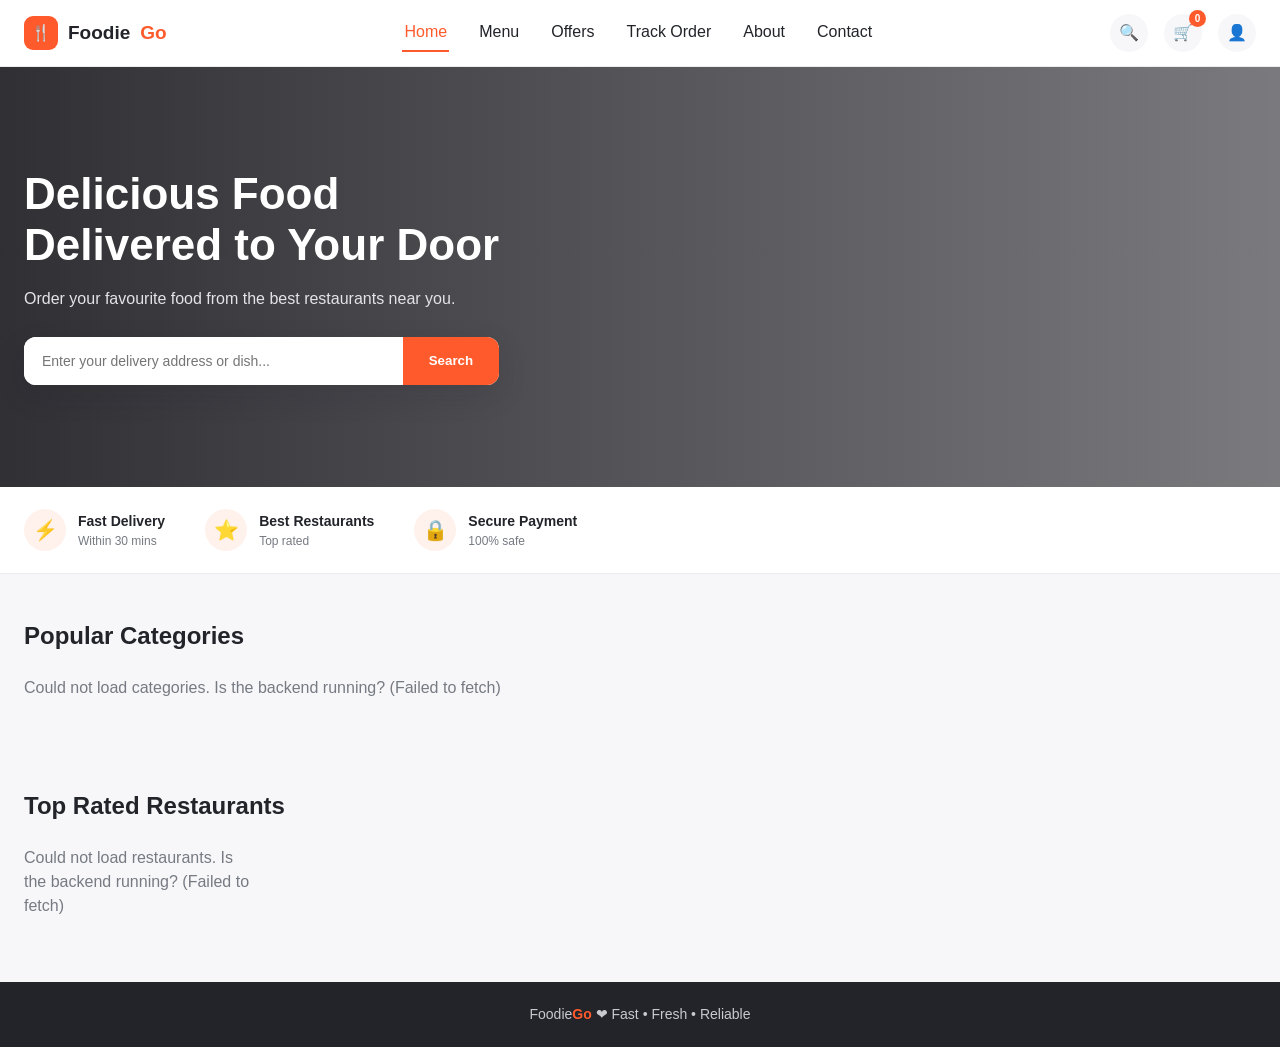
<file: frontend/index.html>
<!DOCTYPE html>
<html lang="en">
<head>
<meta charset="UTF-8">
<meta name="viewport" content="width=device-width, initial-scale=1.0">
<title>FoodieGo | Online Food Delivery</title>
<link rel="stylesheet" href="css/style.css">
</head>
<body>

<nav class="navbar">
  <a href="index.html" class="brand"><span class="logo-icon">🍴</span>Foodie<span class="go">Go</span></a>
  <div class="nav-links">
    <a href="index.html" class="active">Home</a>
    <a href="menu.html">Menu</a>
    <a href="offers.html">Offers</a>
    <a href="track-order.html">Track Order</a>
    <a href="about.html">About</a>
    <a href="contact.html">Contact</a>
  </div>
  <div class="nav-actions">
    <a href="menu.html" class="icon-btn" title="Search">🔍</a>
    <a href="cart.html" class="icon-btn" title="Cart">🛒<span class="cart-badge">0</span></a>
    <a href="login.html" id="nav-account-link" class="icon-btn" title="Account">👤</a>
  </div>
</nav>

<section class="hero">
  <div class="hero-content">
    <h1>Delicious Food<br>Delivered to Your Door</h1>
    <p>Order your favourite food from the best restaurants near you.</p>
    <form class="hero-search" onsubmit="event.preventDefault(); window.location.href='menu.html?search='+encodeURIComponent(document.getElementById('heroSearch').value);">
      <input id="heroSearch" type="text" placeholder="Enter your delivery address or dish...">
      <button type="submit">Search</button>
    </form>
  </div>
</section>

<div class="perks-strip">
  <div class="perks container">
    <div class="perk"><div class="ic">⚡</div><div><h4>Fast Delivery</h4><p>Within 30 mins</p></div></div>
    <div class="perk"><div class="ic">⭐</div><div><h4>Best Restaurants</h4><p>Top rated</p></div></div>
    <div class="perk"><div class="ic">🔒</div><div><h4>Secure Payment</h4><p>100% safe</p></div></div>
  </div>
</div>

<section class="section container">
  <h2>Popular Categories</h2>
  <div class="cats-row" id="catsRow"></div>
</section>

<section class="section container">
  <h2>Top Rated Restaurants</h2>
  <div class="cards-grid" id="homeRestaurants"></div>
</section>

<footer>
  <p>Foodie<span>Go</span> ❤ Fast &bull; Fresh &bull; Reliable</p>
</footer>

<script src="js/api.js"></script>
<script src="js/common.js"></script>
<script>
const catIcons = {Pizza:"🍕",Burgers:"🍔",Indian:"🍛",Chinese:"🥡",Healthy:"🥗",Desserts:"🍰",Beverages:"🥤"};

async function loadCategories() {
  const row = document.getElementById("catsRow");
  try {
    const cats = await Api.getCategories();
    row.innerHTML = cats.map(c => `
      <a class="cat-pill" href="menu.html?category=${encodeURIComponent(c.name)}">
        <div class="circle">${c.icon || catIcons[c.name] || "🍽"}</div>
        <span>${c.name}</span>
      </a>`).join("");
  } catch (e) {
    row.innerHTML = `<p style="color:var(--muted)">Could not load categories. Is the backend running? (${e.message})</p>`;
  }
}

async function loadRestaurants() {
  const grid = document.getElementById("homeRestaurants");
  try {
    const rests = await Api.getRestaurants();
    grid.innerHTML = rests.slice(0, 8).map(r => `
      <a class="rest-card" href="restaurant.html?id=${r.id}">
        <img src="${r.imageUrl}" alt="${r.name}">
        <div class="body">
          <h3>${r.name}</h3>
          <div class="meta">${r.cuisine}</div>
          <span class="rating-pill">★ ${r.rating} (${r.reviewCount})</span>
          <div class="meta" style="margin-top:6px;">⏱ ${r.deliveryTime}</div>
          ${r.freeDelivery ? '<span class="free-del-badge">Free Delivery</span>' : ''}
        </div>
      </a>`).join("");
  } catch (e) {
    grid.innerHTML = `<p style="color:var(--muted)">Could not load restaurants. Is the backend running? (${e.message})</p>`;
  }
}

loadCategories();
loadRestaurants();
</script>
</body>
</html>
</file>
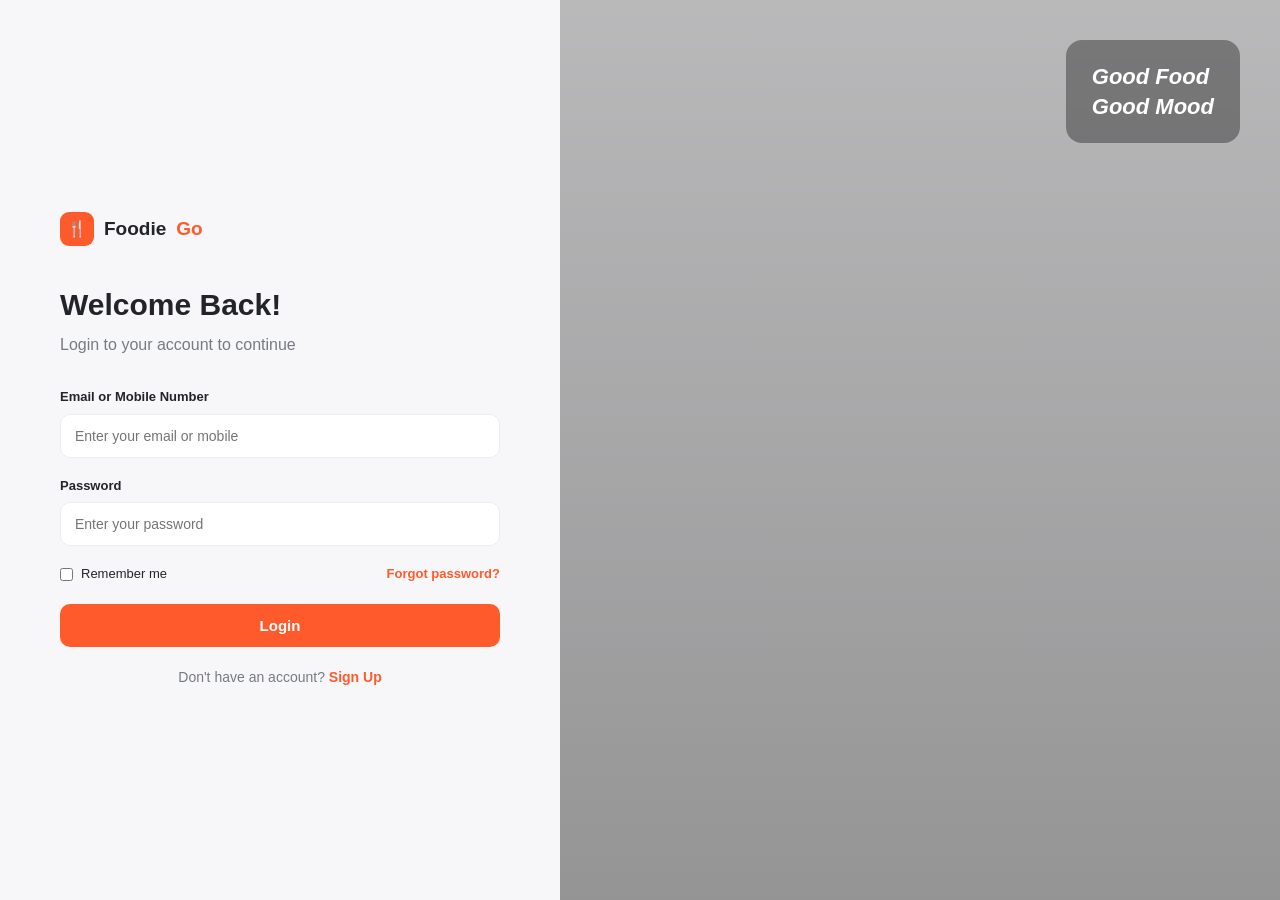
<file: frontend/cart.html>
<!DOCTYPE html>
<html lang="en">
<head>
<meta charset="UTF-8">
<meta name="viewport" content="width=device-width, initial-scale=1.0">
<title>Your Cart | FoodieGo</title>
<link rel="stylesheet" href="css/style.css">
</head>
<body>

<nav class="navbar">
  <a href="index.html" class="brand"><span class="logo-icon">🍴</span>Foodie<span class="go">Go</span></a>
  <div class="nav-links">
    <a href="index.html">Home</a>
    <a href="menu.html">Menu</a>
    <a href="offers.html">Offers</a>
    <a href="track-order.html">Track Order</a>
    <a href="about.html">About</a>
    <a href="contact.html">Contact</a>
  </div>
  <div class="nav-actions">
    <a href="cart.html" class="icon-btn" title="Cart">🛒<span class="cart-badge">0</span></a>
    <a href="login.html" id="nav-account-link" class="icon-btn" title="Account">👤</a>
  </div>
</nav>

<div class="cart-layout" id="cartLayout">
  <div class="cart-items-card">
    <h2 id="cartTitle">Your Cart</h2>
    <div id="cartLines"></div>
    <a href="menu.html" class="continue-link">&larr; Continue Shopping</a>
  </div>

  <div class="summary-card">
    <h3>Order Summary</h3>
    <div class="summary-row"><span>Item Total</span><span id="sumItemTotal">₹0</span></div>
    <div class="summary-row"><span>Delivery Fee</span><span id="sumDelivery">₹30</span></div>
    <div class="summary-row"><span>Platform Fee</span><span id="sumPlatform">₹10</span></div>
    <div class="summary-row total"><span>Total Payable</span><span id="sumTotal">₹0</span></div>
    <button class="btn btn-primary btn-block" style="margin-top:16px;" onclick="window.location.href='checkout.html'">Proceed to Checkout</button>
  </div>
</div>

<footer>
  <p>Foodie<span>Go</span> ❤ Fast &bull; Fresh &bull; Reliable</p>
</footer>

<script src="js/api.js"></script>
<script src="js/common.js"></script>
<script>
if (!requireLogin()) { /* redirected */ }

async function render() {
  try {
    const cart = await Api.getCart();
    const linesEl = document.getElementById("cartLines");
    document.getElementById("cartTitle").textContent = `Your Cart (${cart.reduce((s,c)=>s+c.quantity,0)} items)`;

    if (!cart.length) {
      linesEl.innerHTML = `<div class="empty-state"><div class="big-ic">🛒</div><p>Your cart is empty. Browse the menu to add delicious food!</p></div>`;
    } else {
      linesEl.innerHTML = cart.map(ci => `
        <div class="cart-line" id="line-${ci.id}">
          <img src="${ci.menuItem.imageUrl}" alt="${ci.menuItem.name}">
          <div class="info">
            <h4>${ci.menuItem.name}</h4>
            <div class="price">${formatMoney(ci.menuItem.price)}</div>
          </div>
          <div class="stepper">
            <button onclick="updateQty(${ci.id}, ${ci.quantity - 1})">−</button>
            <span>${ci.quantity}</span>
            <button onclick="updateQty(${ci.id}, ${ci.quantity + 1})">+</button>
          </div>
          <span class="remove" onclick="removeLine(${ci.id})" title="Remove">🗑</span>
        </div>`).join("");
    }

    const itemTotal = cart.reduce((s,c)=>s + c.menuItem.price * c.quantity, 0);
    const delivery = cart.length ? 30 : 0;
    const platform = cart.length ? 10 : 0;
    document.getElementById("sumItemTotal").textContent = formatMoney(itemTotal);
    document.getElementById("sumDelivery").textContent = formatMoney(delivery);
    document.getElementById("sumPlatform").textContent = formatMoney(platform);
    document.getElementById("sumTotal").textContent = formatMoney(itemTotal + delivery + platform);

    refreshNavCartBadge();
  } catch (e) {
    document.getElementById("cartLines").innerHTML = `<p style="color:var(--muted)">${e.message}</p>`;
  }
}

async function updateQty(cartItemId, qty) {
  try {
    if (qty <= 0) { await Api.removeCartItem(cartItemId); }
    else { await Api.updateCartItem(cartItemId, qty); }
    render();
  } catch (e) { showToast(e.message); }
}
async function removeLine(cartItemId) {
  try { await Api.removeCartItem(cartItemId); render(); } catch (e) { showToast(e.message); }
}

render();
</script>
</body>
</html>
</file>
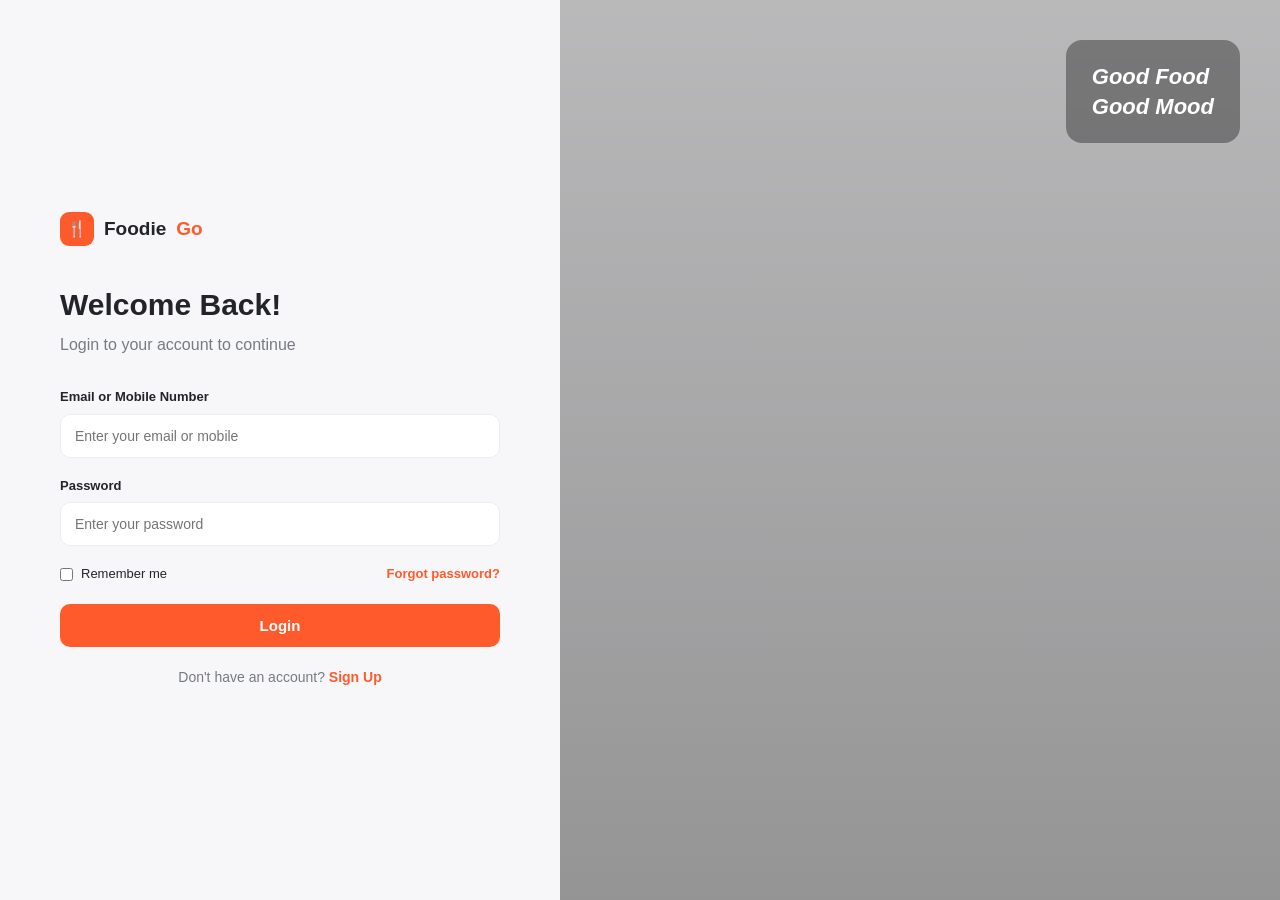
<file: frontend/checkout.html>
<!DOCTYPE html>
<html lang="en">
<head>
<meta charset="UTF-8">
<meta name="viewport" content="width=device-width, initial-scale=1.0">
<title>Checkout | FoodieGo</title>
<link rel="stylesheet" href="css/style.css">
</head>
<body>

<nav class="navbar">
  <a href="index.html" class="brand"><span class="logo-icon">🍴</span>Foodie<span class="go">Go</span></a>
  <div class="nav-links">
    <a href="index.html">Home</a>
    <a href="menu.html">Menu</a>
    <a href="offers.html">Offers</a>
    <a href="track-order.html">Track Order</a>
    <a href="about.html">About</a>
    <a href="contact.html">Contact</a>
  </div>
  <div class="nav-actions">
    <a href="cart.html" class="icon-btn" title="Cart">🛒<span class="cart-badge">0</span></a>
    <a href="login.html" id="nav-account-link" class="icon-btn" title="Account">👤</a>
  </div>
</nav>

<div class="checkout-layout">
  <div>
    <div class="checkout-card">
      <h3>Delivery Address <a href="profile.html#addresses" style="font-size:12.5px;font-weight:600;color:var(--orange);">Change</a></h3>
      <div class="address-box" id="addressBox">Loading address...</div>
    </div>

    <div class="checkout-card">
      <h3>Payment Method</h3>
      <div id="paymentOptions">
        <label class="pay-option"><input type="radio" name="pay" value="UPI" checked> UPI (Google Pay, PhonePe, etc.)</label>
        <label class="pay-option"><input type="radio" name="pay" value="CARD"> Credit / Debit Card</label>
        <label class="pay-option"><input type="radio" name="pay" value="NETBANKING"> Net Banking</label>
        <label class="pay-option"><input type="radio" name="pay" value="COD"> Cash on Delivery</label>
      </div>
    </div>

    <div class="checkout-card">
      <h3>Apply Coupon</h3>
      <div style="display:flex;gap:10px;">
        <input type="text" id="couponInput" placeholder="Enter coupon code" style="flex:1;padding:12px 14px;border:1.5px solid var(--border);border-radius:10px;outline:none;">
        <button class="btn btn-outline" onclick="applyCoupon()">Apply</button>
      </div>
      <p id="couponMsg" style="font-size:12.5px;margin-top:8px;color:var(--green);"></p>
    </div>
  </div>

  <div class="summary-card">
    <h3>Order Summary</h3>
    <div id="summaryItems" style="margin-bottom:12px;"></div>
    <div class="summary-row"><span>Item Total</span><span id="sItemTotal">₹0</span></div>
    <div class="summary-row"><span>Delivery Fee</span><span id="sDelivery">₹30</span></div>
    <div class="summary-row"><span>Platform Fee</span><span id="sPlatform">₹10</span></div>
    <div class="summary-row" id="discountRow" style="display:none;"><span>Discount</span><span id="sDiscount">-₹0</span></div>
    <div class="summary-row total"><span>Total Payable</span><span id="sTotal">₹0</span></div>
    <button class="btn btn-primary btn-block" style="margin-top:16px;" id="placeOrderBtn" onclick="placeOrder()">Place Order</button>
  </div>
</div>

<footer>
  <p>Foodie<span>Go</span> ❤ Fast &bull; Fresh &bull; Reliable</p>
</footer>

<script src="js/api.js"></script>
<script src="js/common.js"></script>
<script>
if (!requireLogin()) { /* redirected */ }
let selectedAddressId = null;
let couponCode = null;

async function loadAddress() {
  const box = document.getElementById("addressBox");
  try {
    const addresses = await Api.getAddresses();
    if (!addresses.length) {
      box.innerHTML = `<div>
        <p>No saved address yet.</p>
        <a href="profile.html#addresses" style="color:var(--orange);font-weight:600;">+ Add a delivery address</a>
      </div>`;
      return;
    }
    const addr = addresses.find(a => a.isDefault) || addresses[0];
    selectedAddressId = addr.id;
    box.innerHTML = `
      <div>
        <div class="addr-title">📍 ${addr.label || "Address"}</div>
        <div>${addr.addressLine}, ${addr.city || ""}, ${addr.state || ""} - ${addr.pincode || ""}</div>
      </div>`;
  } catch (e) {
    box.innerHTML = `<p>${e.message}</p>`;
  }
}

async function loadSummary() {
  try {
    const cart = await Api.getCart();
    if (!cart.length) {
      document.getElementById("summaryItems").innerHTML = `<p style="color:var(--muted);font-size:13px;">Your cart is empty.</p>`;
      document.getElementById("placeOrderBtn").disabled = true;
      document.getElementById("placeOrderBtn").style.opacity = 0.6;
    }
    document.getElementById("summaryItems").innerHTML = cart.map(ci => `
      <div style="display:flex;justify-content:space-between;font-size:13px;margin-bottom:6px;color:var(--muted);">
        <span>${ci.menuItem.name} x${ci.quantity}</span><span>${formatMoney(ci.menuItem.price * ci.quantity)}</span>
      </div>`).join("");

    window._itemTotal = cart.reduce((s,c)=>s + c.menuItem.price * c.quantity, 0);
    recalc();
  } catch (e) { showToast(e.message); }
}

function recalc(discount = 0, freeDel = false) {
  const itemTotal = window._itemTotal || 0;
  const delivery = freeDel ? 0 : 30;
  const platform = 10;
  document.getElementById("sItemTotal").textContent = formatMoney(itemTotal);
  document.getElementById("sDelivery").textContent = formatMoney(delivery);
  document.getElementById("sPlatform").textContent = formatMoney(platform);
  if (discount > 0) {
    document.getElementById("discountRow").style.display = "flex";
    document.getElementById("sDiscount").textContent = "-" + formatMoney(discount);
  }
  document.getElementById("sTotal").textContent = formatMoney(Math.max(itemTotal + delivery + platform - discount, 0));
}

async function applyCoupon() {
  const code = document.getElementById("couponInput").value.trim();
  if (!code) return;
  try {
    const coupons = await Api.getCoupons();
    const c = coupons.find(x => x.code.toLowerCase() === code.toLowerCase());
    if (!c) { document.getElementById("couponMsg").style.color = "var(--red)"; document.getElementById("couponMsg").textContent = "Invalid coupon code."; return; }
    if (window._itemTotal < c.minOrderValue) {
      document.getElementById("couponMsg").style.color = "var(--red)";
      document.getElementById("couponMsg").textContent = `Minimum order ${formatMoney(c.minOrderValue)} required.`;
      return;
    }
    couponCode = c.code;
    let discount = 0, freeDel = false;
    if (c.discountType === "PERCENT") discount = window._itemTotal * (c.discountValue/100);
    else if (c.discountType === "FLAT") discount = c.discountValue;
    else if (c.discountType === "FREE_DELIVERY") freeDel = true;
    recalc(discount, freeDel);
    document.getElementById("couponMsg").style.color = "var(--green)";
    document.getElementById("couponMsg").textContent = `"${c.code}" applied successfully!`;
  } catch (e) { showToast(e.message); }
}

async function placeOrder() {
  const payment = document.querySelector('input[name="pay"]:checked').value;
  const btn = document.getElementById("placeOrderBtn");
  btn.textContent = "Placing order..."; btn.disabled = true;
  try {
    const order = await Api.checkout({ addressId: selectedAddressId, paymentMethod: payment, couponCode });
    window.location.href = `track-order.html?id=${order.id}`;
  } catch (e) {
    showToast(e.message);
    btn.textContent = "Place Order"; btn.disabled = false;
  }
}

loadAddress();
loadSummary();
</script>
</body>
</html>
</file>
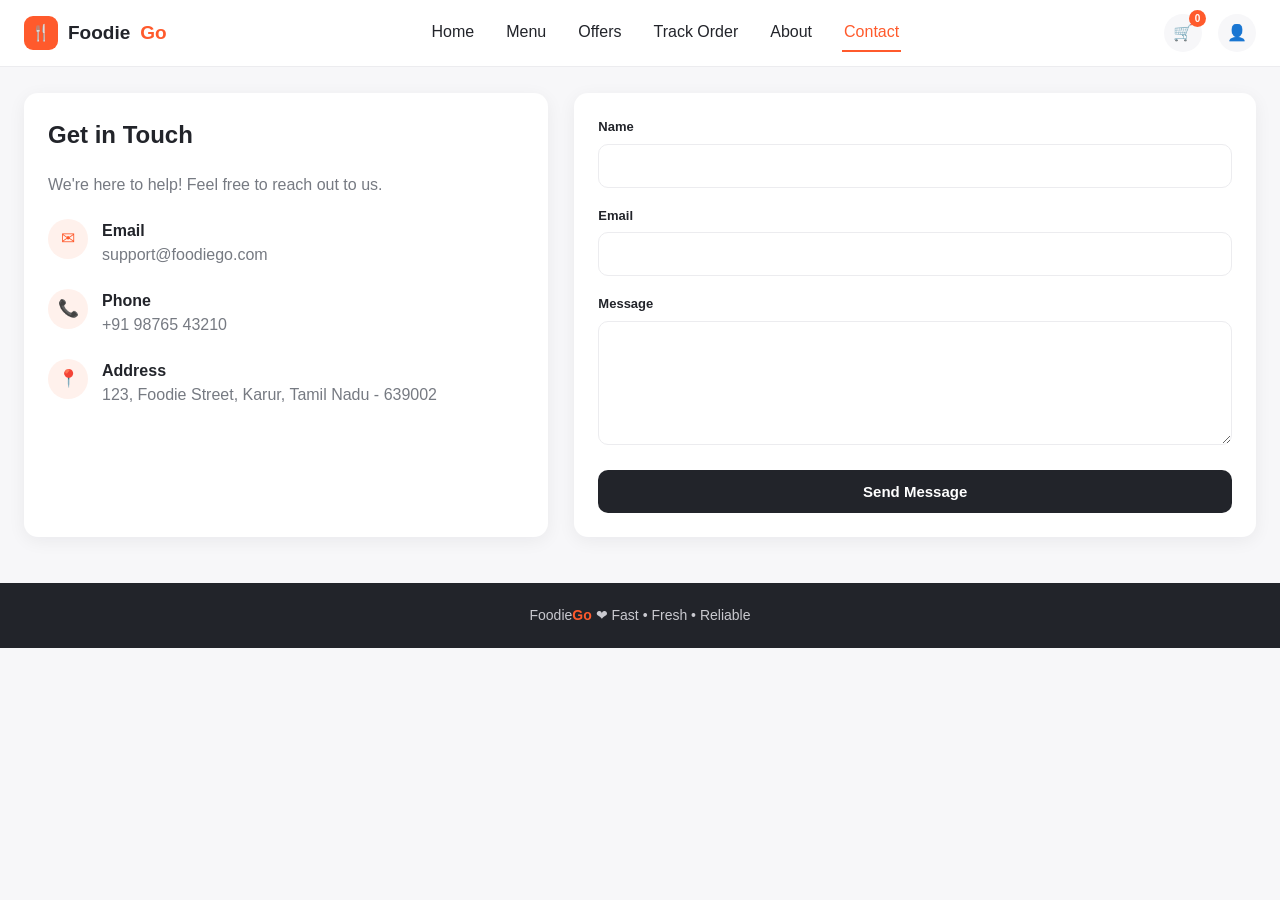
<file: frontend/contact.html>
<!DOCTYPE html>
<html lang="en">
<head>
<meta charset="UTF-8">
<meta name="viewport" content="width=device-width, initial-scale=1.0">
<title>Contact Us | FoodieGo</title>
<link rel="stylesheet" href="css/style.css">
</head>
<body>

<nav class="navbar">
  <a href="index.html" class="brand"><span class="logo-icon">🍴</span>Foodie<span class="go">Go</span></a>
  <div class="nav-links">
    <a href="index.html">Home</a>
    <a href="menu.html">Menu</a>
    <a href="offers.html">Offers</a>
    <a href="track-order.html">Track Order</a>
    <a href="about.html">About</a>
    <a href="contact.html" class="active">Contact</a>
  </div>
  <div class="nav-actions">
    <a href="cart.html" class="icon-btn" title="Cart">🛒<span class="cart-badge">0</span></a>
    <a href="login.html" id="nav-account-link" class="icon-btn" title="Account">👤</a>
  </div>
</nav>

<div class="contact-layout">
  <div class="contact-info-card">
    <h2 style="margin-bottom:20px;">Get in Touch</h2>
    <p style="color:var(--muted);margin-bottom:22px;">We're here to help! Feel free to reach out to us.</p>
    <div class="contact-info-row"><div class="ic">✉</div><div><strong>Email</strong><br><span style="color:var(--muted);">support@foodiego.com</span></div></div>
    <div class="contact-info-row"><div class="ic">📞</div><div><strong>Phone</strong><br><span style="color:var(--muted);">+91 98765 43210</span></div></div>
    <div class="contact-info-row"><div class="ic">📍</div><div><strong>Address</strong><br><span style="color:var(--muted);">123, Foodie Street, Karur, Tamil Nadu - 639002</span></div></div>
  </div>

  <div class="contact-form-card">
    <form id="contactForm">
      <div class="field"><label>Name</label><input type="text" id="cName" required></div>
      <div class="field"><label>Email</label><input type="email" id="cEmail" required></div>
      <div class="field"><label>Message</label><textarea id="cMessage" rows="6" required style="width:100%;padding:13px 14px;border:1.5px solid var(--border);border-radius:10px;outline:none;font-size:14px;"></textarea></div>
      <button type="submit" class="btn btn-dark btn-block">Send Message</button>
    </form>
  </div>
</div>

<footer>
  <p>Foodie<span>Go</span> ❤ Fast &bull; Fresh &bull; Reliable</p>
</footer>

<script src="js/api.js"></script>
<script src="js/common.js"></script>
<script>
document.getElementById("contactForm").addEventListener("submit", async (e) => {
  e.preventDefault();
  const btn = e.target.querySelector("button");
  btn.textContent = "Sending..."; btn.disabled = true;
  try {
    await Api.sendContact({
      name: document.getElementById("cName").value,
      email: document.getElementById("cEmail").value,
      message: document.getElementById("cMessage").value
    });
    showToast("Message sent! We'll get back to you soon.");
    e.target.reset();
  } catch (err) {
    showToast(err.message);
  } finally {
    btn.textContent = "Send Message"; btn.disabled = false;
  }
});
</script>
</body>
</html>
</file>
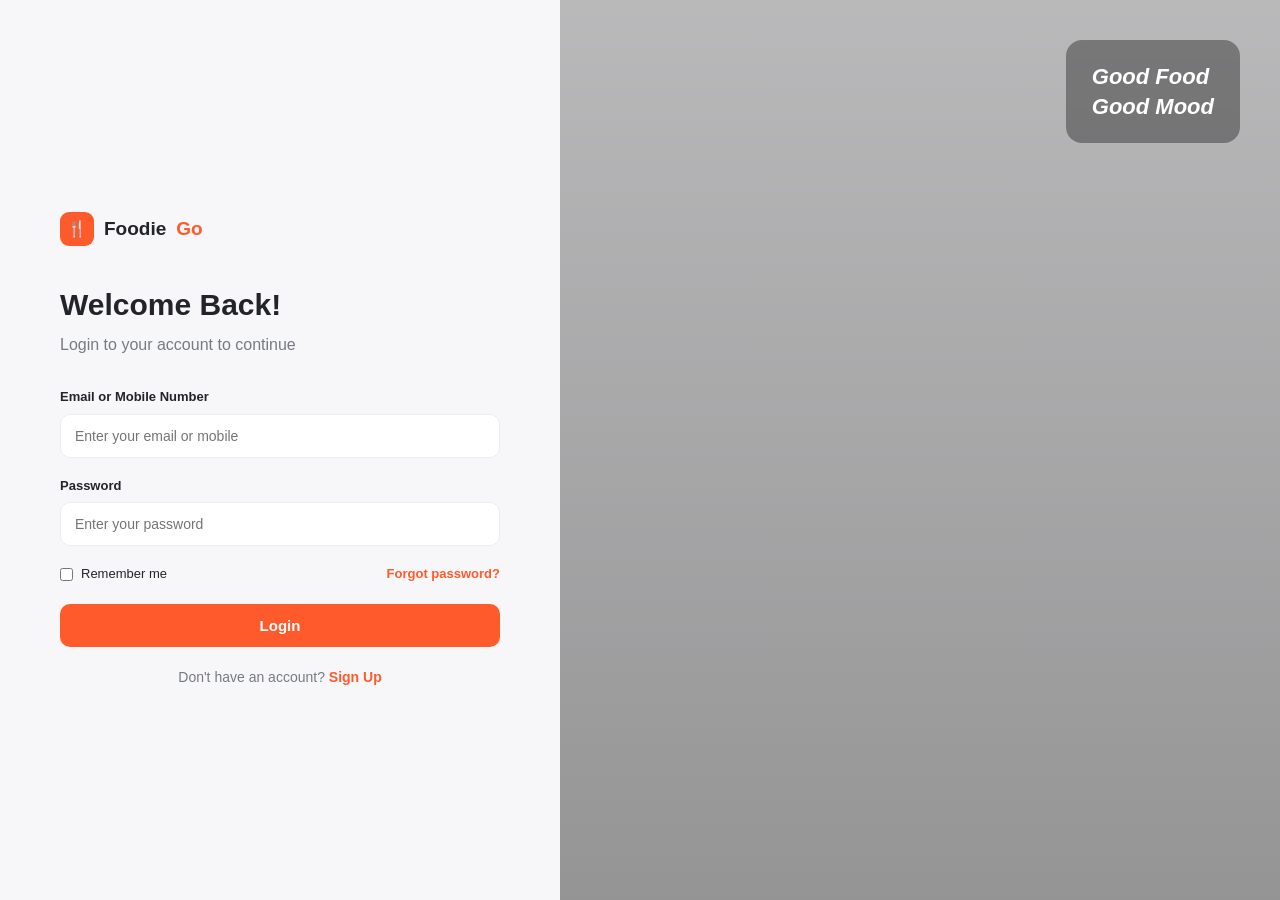
<file: frontend/login.html>
<!DOCTYPE html>
<html lang="en">
<head>
<meta charset="UTF-8">
<meta name="viewport" content="width=device-width, initial-scale=1.0">
<title>Login | FoodieGo</title>
<link rel="stylesheet" href="css/style.css">
</head>
<body>
<div class="auth-wrap">
  <div class="auth-form-side">
    <a href="index.html" class="brand" style="display:flex;align-items:center;gap:10px;font-weight:800;font-size:19px;margin-bottom:36px;">
      <span class="logo-icon" style="width:34px;height:34px;border-radius:9px;background:var(--orange);display:flex;align-items:center;justify-content:center;color:#fff;font-size:16px;">🍴</span>
      Foodie<span class="go" style="color:var(--orange);">Go</span>
    </a>
    <h1>Welcome Back!</h1>
    <p class="sub">Login to your account to continue</p>

    <form id="loginForm">
      <div class="field">
        <label>Email or Mobile Number</label>
        <input type="text" id="emailOrPhone" placeholder="Enter your email or mobile" required>
      </div>
      <div class="field">
        <label>Password</label>
        <input type="password" id="password" placeholder="Enter your password" required>
      </div>
      <div class="field-row">
        <label class="checkbox-row"><input type="checkbox"> Remember me</label>
        <a href="#">Forgot password?</a>
      </div>
      <button type="submit" class="btn btn-primary btn-block">Login</button>
    </form>

    <p class="auth-footer">Don't have an account? <a href="signup.html">Sign Up</a></p>
  </div>

  <div class="auth-image-side" style="background-image:linear-gradient(rgba(0,0,0,.25),rgba(0,0,0,.4)), url('https://images.unsplash.com/photo-1546069901-ba9599a7e63c?w=1000')">
    <div class="quote">Good Food<br>Good Mood</div>
  </div>
</div>

<script src="js/api.js"></script>
<script>
document.getElementById("loginForm").addEventListener("submit", async (e) => {
  e.preventDefault();
  const btn = e.target.querySelector("button");
  btn.textContent = "Logging in..."; btn.disabled = true;
  try {
    const auth = await Api.login({
      emailOrPhone: document.getElementById("emailOrPhone").value,
      password: document.getElementById("password").value
    });
    localStorage.setItem("fg_token", auth.token);
    localStorage.setItem("fg_userId", auth.userId);
    localStorage.setItem("fg_name", auth.fullName);
    localStorage.setItem("fg_email", auth.email);
    window.location.href = "index.html";
  } catch (err) {
    alert(err.message);
    btn.textContent = "Login"; btn.disabled = false;
  }
});
</script>
</body>
</html>
</file>
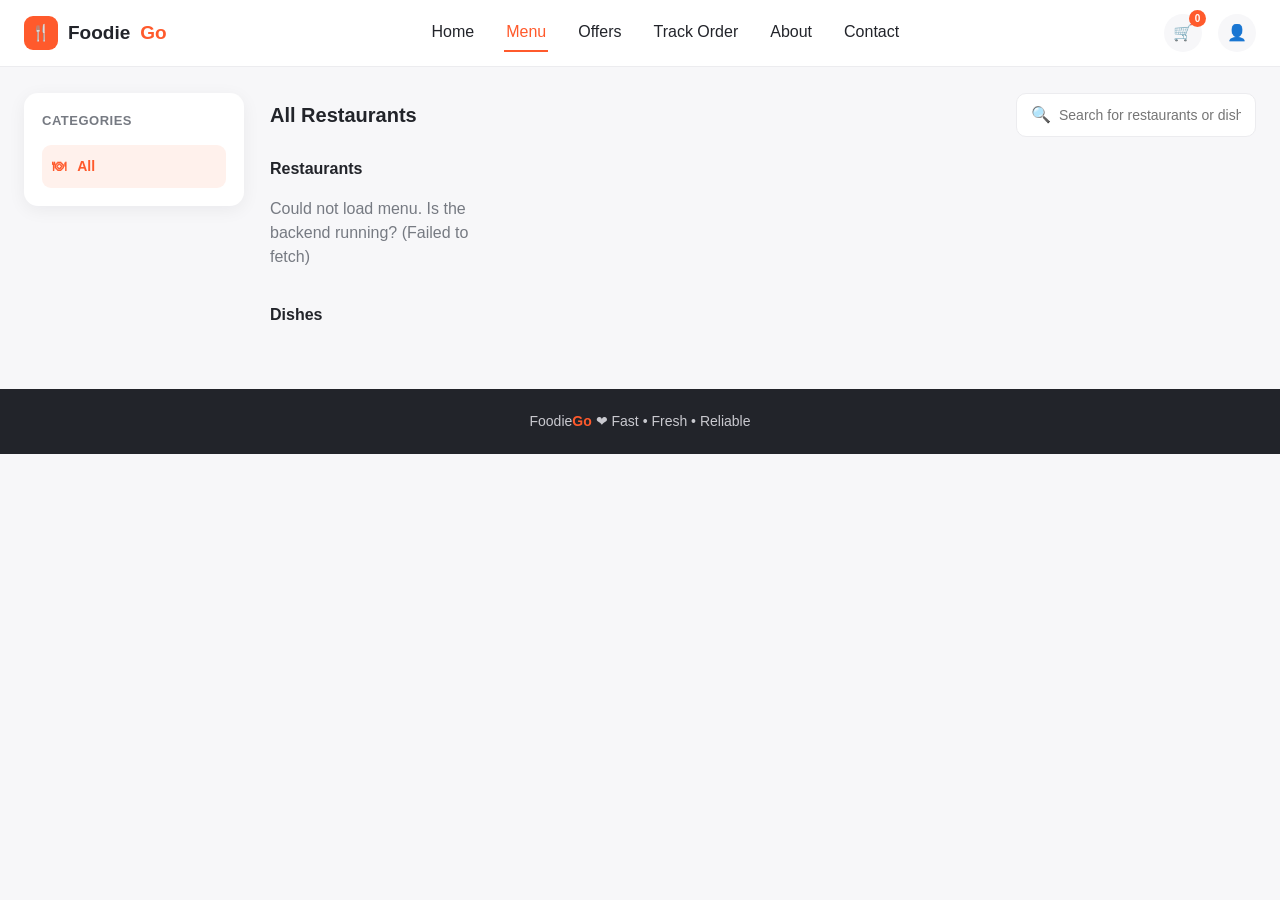
<file: frontend/menu.html>
<!DOCTYPE html>
<html lang="en">
<head>
<meta charset="UTF-8">
<meta name="viewport" content="width=device-width, initial-scale=1.0">
<title>Browse Menu | FoodieGo</title>
<link rel="stylesheet" href="css/style.css">
</head>
<body>

<nav class="navbar">
  <a href="index.html" class="brand"><span class="logo-icon">🍴</span>Foodie<span class="go">Go</span></a>
  <div class="nav-links">
    <a href="index.html">Home</a>
    <a href="menu.html" class="active">Menu</a>
    <a href="offers.html">Offers</a>
    <a href="track-order.html">Track Order</a>
    <a href="about.html">About</a>
    <a href="contact.html">Contact</a>
  </div>
  <div class="nav-actions">
    <a href="cart.html" class="icon-btn" title="Cart">🛒<span class="cart-badge">0</span></a>
    <a href="login.html" id="nav-account-link" class="icon-btn" title="Account">👤</a>
  </div>
</nav>

<div class="browse-layout">
  <aside class="sidebar">
    <h4>Categories</h4>
    <div id="catList">
      <div class="cat-item active" data-cat="all">🍽 &nbsp; All</div>
    </div>
  </aside>

  <main class="browse-main">
    <div class="browse-main-header">
      <h2 id="mainTitle">All Restaurants</h2>
      <div class="search-box">
        <span>🔍</span>
        <input type="text" id="searchInput" placeholder="Search for restaurants or dishes...">
      </div>
    </div>

    <h3 style="margin:16px 0;font-size:16px;">Restaurants</h3>
    <div class="cards-grid" id="restaurantsGrid"></div>

    <h3 style="margin:34px 0 16px;font-size:16px;">Dishes</h3>
    <div class="cards-grid" id="itemsGrid"></div>
  </main>
</div>

<footer>
  <p>Foodie<span>Go</span> ❤ Fast &bull; Fresh &bull; Reliable</p>
</footer>

<script src="js/api.js"></script>
<script src="js/common.js"></script>
<script>
const catIcons = {Pizza:"🍕",Burgers:"🍔",Indian:"🍛",Chinese:"🥡",Healthy:"🥗",Desserts:"🍰",Beverages:"🥤"};
const urlParams = new URLSearchParams(window.location.search);
let activeCategory = urlParams.get("category") || "all";
let activeSearch = urlParams.get("search") || "";

async function loadSidebar() {
  const cats = await Api.getCategories();
  const list = document.getElementById("catList");
  list.innerHTML = `<div class="cat-item ${activeCategory==='all'?'active':''}" data-cat="all">🍽 &nbsp; All</div>` +
    cats.map(c => `<div class="cat-item ${activeCategory.toLowerCase()===c.name.toLowerCase()?'active':''}" data-cat="${c.name}">${c.icon || catIcons[c.name]} &nbsp; ${c.name}</div>`).join("");

  list.querySelectorAll(".cat-item").forEach(el => {
    el.addEventListener("click", () => {
      activeCategory = el.dataset.cat;
      activeSearch = "";
      document.getElementById("searchInput").value = "";
      list.querySelectorAll(".cat-item").forEach(x => x.classList.remove("active"));
      el.classList.add("active");
      document.getElementById("mainTitle").textContent = activeCategory === "all" ? "All Restaurants" : activeCategory;
      loadData();
    });
  });
}

async function loadData() {
  const restGrid = document.getElementById("restaurantsGrid");
  const itemGrid = document.getElementById("itemsGrid");
  restGrid.innerHTML = "<p style='color:var(--muted)'>Loading...</p>";
  itemGrid.innerHTML = "";
  try {
    let rests, items;
    if (activeSearch) {
      rests = await Api.searchRestaurants(activeSearch);
      items = await Api.getMenuItems();
      items = items.filter(i => i.name.toLowerCase().includes(activeSearch.toLowerCase()));
    } else {
      rests = await Api.getRestaurants(activeCategory);
      items = await Api.getMenuItems(activeCategory);
    }

    restGrid.innerHTML = rests.length ? rests.map(r => `
      <a class="rest-card" href="restaurant.html?id=${r.id}">
        <img src="${r.imageUrl}" alt="${r.name}">
        <div class="body">
          <h3>${r.name}</h3>
          <div class="meta">${r.cuisine}</div>
          <span class="rating-pill">★ ${r.rating} (${r.reviewCount})</span>
          <div class="meta" style="margin-top:6px;">⏱ ${r.deliveryTime}</div>
          ${r.freeDelivery ? '<span class="free-del-badge">Free Delivery</span>' : ''}
        </div>
      </a>`).join("") : `<p style="color:var(--muted)">No restaurants found.</p>`;

    itemGrid.innerHTML = items.length ? items.map(i => `
      <div class="item-card">
        <img src="${i.imageUrl}" alt="${i.name}">
        <div class="body">
          <h3>${i.name}</h3>
          <div class="meta">${i.description || ""}</div>
          <div class="card-footer">
            <span class="price-tag">${formatMoney(i.price)}</span>
            <button class="btn btn-primary btn-sm" onclick="quickAdd(${i.id}, this)">Add</button>
          </div>
        </div>
      </div>`).join("") : `<p style="color:var(--muted)">No dishes found.</p>`;
  } catch (e) {
    restGrid.innerHTML = `<p style="color:var(--muted)">Could not load menu. Is the backend running? (${e.message})</p>`;
  }
}

async function quickAdd(menuItemId, btn) {
  if (!isLoggedIn()) { window.location.href = "login.html"; return; }
  try {
    await Api.addToCart(menuItemId, 1);
    btn.textContent = "Added ✓";
    showToast("Added to cart");
    refreshNavCartBadge();
    setTimeout(() => btn.textContent = "Add", 1500);
  } catch (e) { showToast(e.message); }
}

document.getElementById("searchInput").addEventListener("input", (e) => {
  activeSearch = e.target.value;
  document.getElementById("mainTitle").textContent = activeSearch ? `Results for "${activeSearch}"` : "All Restaurants";
  clearTimeout(window._searchDebounce);
  window._searchDebounce = setTimeout(loadData, 350);
});
if (activeSearch) document.getElementById("searchInput").value = activeSearch;
if (activeCategory !== "all") document.getElementById("mainTitle").textContent = activeCategory;

loadSidebar();
loadData();
</script>
</body>
</html>
</file>
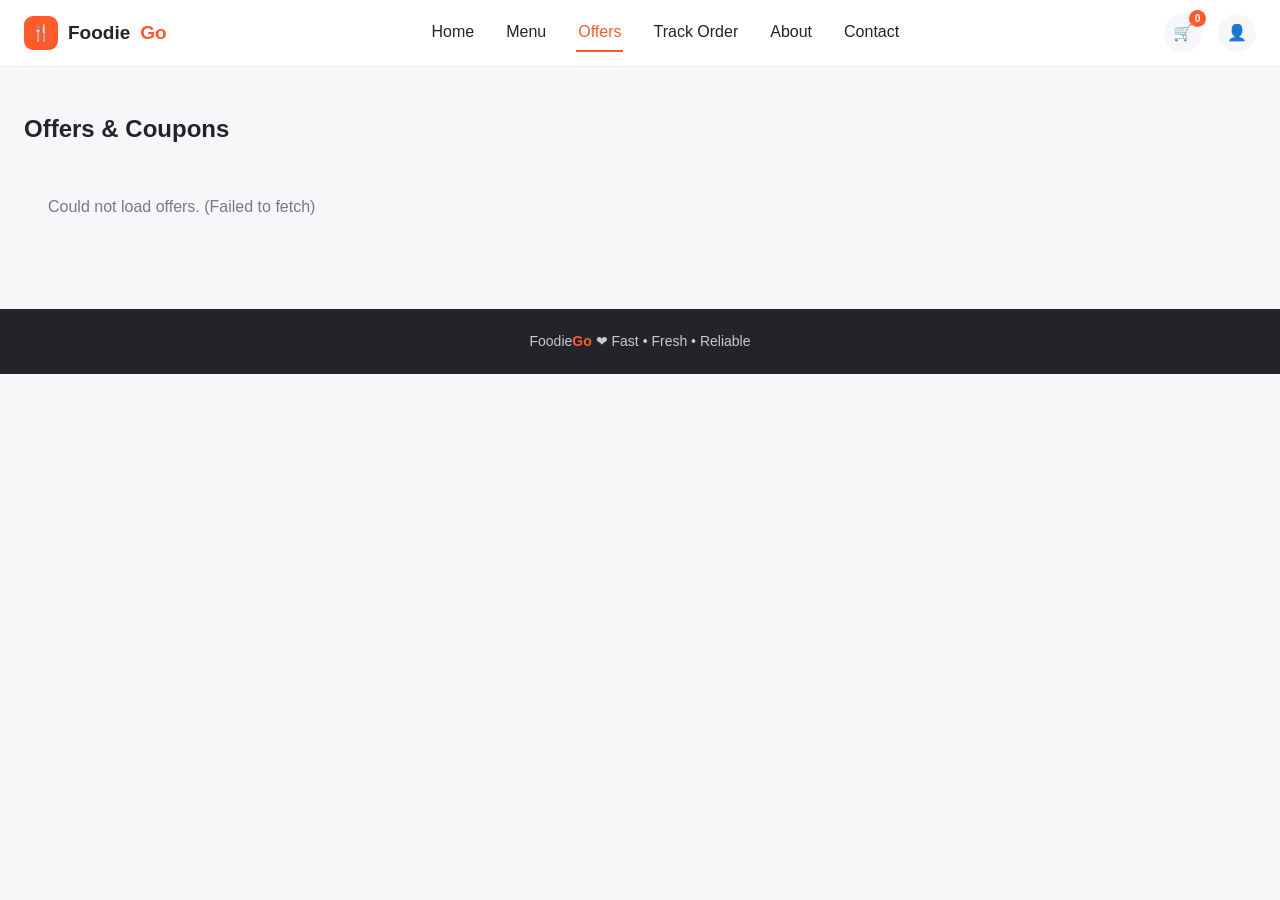
<file: frontend/offers.html>
<!DOCTYPE html>
<html lang="en">
<head>
<meta charset="UTF-8">
<meta name="viewport" content="width=device-width, initial-scale=1.0">
<title>Offers & Coupons | FoodieGo</title>
<link rel="stylesheet" href="css/style.css">
</head>
<body>

<nav class="navbar">
  <a href="index.html" class="brand"><span class="logo-icon">🍴</span>Foodie<span class="go">Go</span></a>
  <div class="nav-links">
    <a href="index.html">Home</a>
    <a href="menu.html">Menu</a>
    <a href="offers.html" class="active">Offers</a>
    <a href="track-order.html">Track Order</a>
    <a href="about.html">About</a>
    <a href="contact.html">Contact</a>
  </div>
  <div class="nav-actions">
    <a href="cart.html" class="icon-btn" title="Cart">🛒<span class="cart-badge">0</span></a>
    <a href="login.html" id="nav-account-link" class="icon-btn" title="Account">👤</a>
  </div>
</nav>

<div class="section container">
  <h2>Offers & Coupons</h2>
  <div class="offers-grid" id="offersGrid"></div>
</div>

<footer>
  <p>Foodie<span>Go</span> ❤ Fast &bull; Fresh &bull; Reliable</p>
</footer>

<script src="js/api.js"></script>
<script src="js/common.js"></script>
<script>
async function loadOffers() {
  const grid = document.getElementById("offersGrid");
  try {
    const coupons = await Api.getCoupons();
    grid.innerHTML = coupons.map(c => `
      <div class="offer-card ${c.badgeColor || 'red'}">
        <div>
          <h3>${c.title}</h3>
          <p>${c.description}</p>
        </div>
        <span class="code-btn" onclick="copyCode('${c.code}')">Use Code: ${c.code}</span>
      </div>`).join("");
  } catch (e) {
    grid.innerHTML = `<p style="color:var(--muted)">Could not load offers. (${e.message})</p>`;
  }
}
function copyCode(code) {
  navigator.clipboard.writeText(code).then(() => showToast(`Copied "${code}" to clipboard`));
}
loadOffers();
</script>
</body>
</html>
</file>
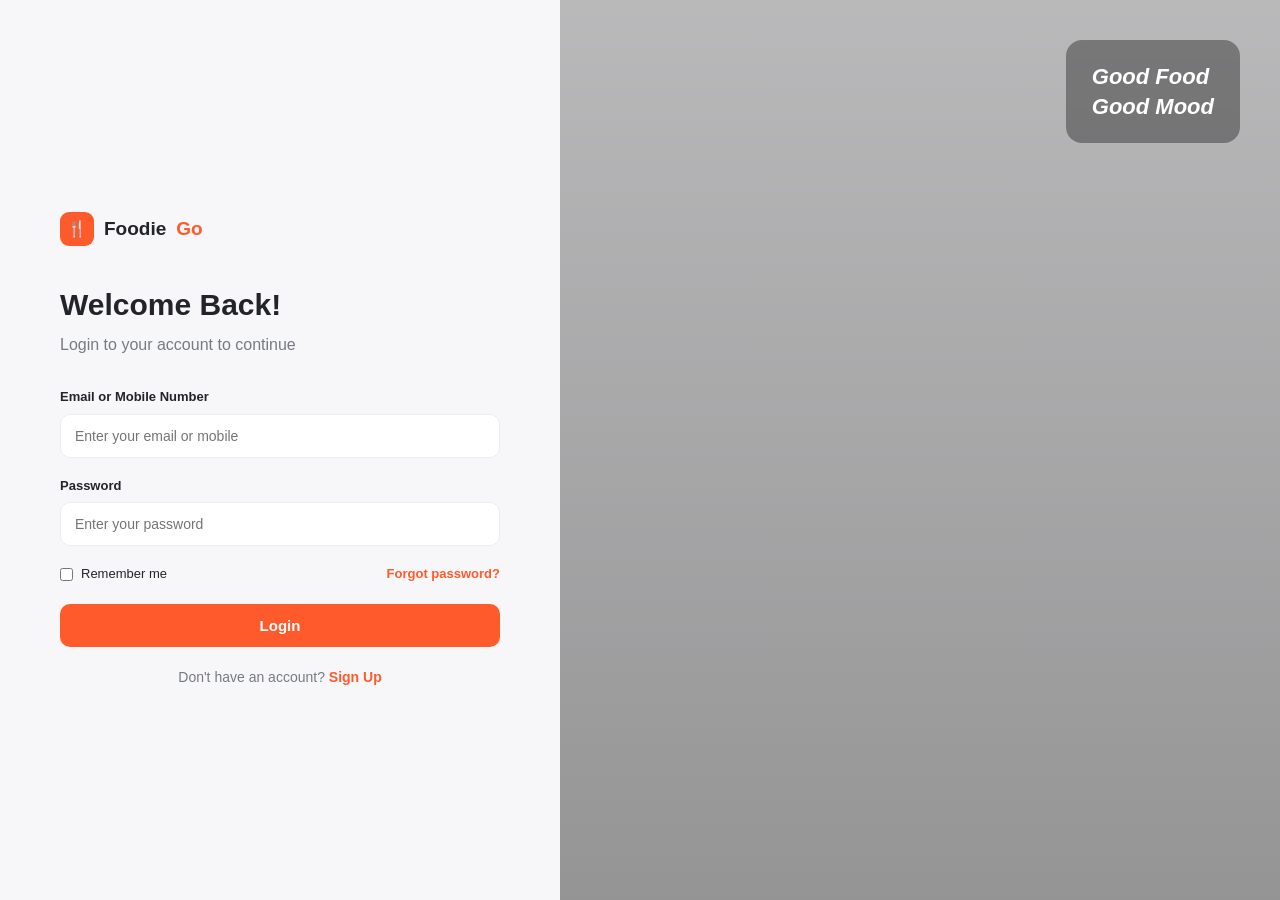
<file: frontend/profile.html>
<!DOCTYPE html>
<html lang="en">
<head>
<meta charset="UTF-8">
<meta name="viewport" content="width=device-width, initial-scale=1.0">
<title>My Profile | FoodieGo</title>
<link rel="stylesheet" href="css/style.css">
</head>
<body>

<nav class="navbar">
  <a href="index.html" class="brand"><span class="logo-icon">🍴</span>Foodie<span class="go">Go</span></a>
  <div class="nav-links">
    <a href="index.html">Home</a>
    <a href="menu.html">Menu</a>
    <a href="offers.html">Offers</a>
    <a href="track-order.html">Track Order</a>
    <a href="about.html">About</a>
    <a href="contact.html">Contact</a>
  </div>
  <div class="nav-actions">
    <a href="cart.html" class="icon-btn" title="Cart">🛒<span class="cart-badge">0</span></a>
    <a href="login.html" id="nav-account-link" class="icon-btn" title="Account">👤</a>
  </div>
</nav>

<div class="profile-layout">
  <aside class="profile-side">
    <div class="avatar-big" id="avatarBig">U</div>
    <h3 id="sideName">My Profile</h3>
    <p style="font-size:12.5px;color:var(--muted);margin-bottom:16px;" id="sideEmail"></p>
    <div class="profile-nav-item active" data-tab="profile">👤 My Profile</div>
    <div class="profile-nav-item" data-tab="orders">📦 My Orders</div>
    <div class="profile-nav-item" data-tab="addresses">📍 Addresses</div>
    <div class="profile-nav-item" data-tab="offers">🏷 Offers & Coupons</div>
    <div class="profile-nav-item" onclick="logout()">🚪 Logout</div>
  </aside>

  <main>
    <section id="tab-profile" class="profile-tab">
      <div class="profile-card">
        <h3>My Profile</h3>
        <form id="profileForm">
          <div class="field"><label>Full Name</label><input type="text" id="fullName"></div>
          <div class="field"><label>Email</label><input type="text" id="email" disabled></div>
          <div class="field"><label>Phone</label><input type="text" id="phone"></div>
          <button class="btn btn-primary" type="submit">Save Changes</button>
        </form>
      </div>
    </section>

    <section id="tab-orders" class="profile-tab" style="display:none;">
      <div class="profile-card">
        <h3>My Orders</h3>
        <div id="ordersList"></div>
      </div>
    </section>

    <section id="tab-addresses" class="profile-tab" style="display:none;">
      <div class="profile-card">
        <h3>Saved Addresses</h3>
        <div id="addressesList"></div>
        <button class="btn btn-dark" style="margin-top:14px;" onclick="document.getElementById('newAddrForm').style.display='block'">+ Add New Address</button>
        <form id="newAddrForm" style="display:none;margin-top:18px;">
          <div class="field"><label>Label (Home/Work)</label><input type="text" id="addrLabel" placeholder="Home"></div>
          <div class="field"><label>Address</label><input type="text" id="addrLine" placeholder="123, Green Park Street" required></div>
          <div class="field"><label>City</label><input type="text" id="addrCity"></div>
          <div class="field"><label>State</label><input type="text" id="addrState"></div>
          <div class="field"><label>Pincode</label><input type="text" id="addrPincode"></div>
          <button class="btn btn-primary" type="submit">Save Address</button>
        </form>
      </div>
    </section>

    <section id="tab-offers" class="profile-tab" style="display:none;">
      <div class="profile-card">
        <h3>Offers & Coupons</h3>
        <p style="color:var(--muted);font-size:14px;">Visit the <a href="offers.html" style="color:var(--orange);font-weight:600;">Offers page</a> to see all active coupons.</p>
      </div>
    </section>
  </main>
</div>

<footer>
  <p>Foodie<span>Go</span> ❤ Fast &bull; Fresh &bull; Reliable</p>
</footer>

<script src="js/api.js"></script>
<script src="js/common.js"></script>
<script>
if (!requireLogin()) { /* redirected */ }

document.querySelectorAll(".profile-nav-item[data-tab]").forEach(el => {
  el.addEventListener("click", () => {
    document.querySelectorAll(".profile-nav-item[data-tab]").forEach(x => x.classList.remove("active"));
    el.classList.add("active");
    document.querySelectorAll(".profile-tab").forEach(t => t.style.display = "none");
    document.getElementById("tab-" + el.dataset.tab).style.display = "block";
    if (el.dataset.tab === "orders") loadOrders();
    if (el.dataset.tab === "addresses") loadAddresses();
  });
});

async function loadProfile() {
  try {
    const user = await Api.getProfile();
    document.getElementById("fullName").value = user.fullName;
    document.getElementById("email").value = user.email;
    document.getElementById("phone").value = user.phone || "";
    document.getElementById("sideName").textContent = user.fullName;
    document.getElementById("sideEmail").textContent = user.email;
    document.getElementById("avatarBig").textContent = initials(user.fullName);
  } catch (e) { showToast(e.message); }
}

document.getElementById("profileForm").addEventListener("submit", async (e) => {
  e.preventDefault();
  try {
    await Api.updateProfile({ fullName: document.getElementById("fullName").value, phone: document.getElementById("phone").value });
    showToast("Profile updated");
    loadProfile();
  } catch (e) { showToast(e.message); }
});

async function loadOrders() {
  const el = document.getElementById("ordersList");
  el.innerHTML = "Loading...";
  try {
    const orders = await Api.getOrderHistory();
    el.innerHTML = orders.length ? orders.map(o => `
      <div class="addr-item">
        <div>
          <div class="label">Order #FG${String(o.id).padStart(6,'0')} &bull; ${o.status.replace(/_/g,' ')}</div>
          <div style="color:var(--muted);font-size:13px;">${o.items.length} item(s) &bull; ${formatMoney(o.totalPayable)}</div>
        </div>
        <a href="track-order.html?id=${o.id}" style="color:var(--orange);font-weight:600;">Track</a>
      </div>`).join("") : `<p style="color:var(--muted)">No orders yet.</p>`;
  } catch (e) { el.innerHTML = `<p style="color:var(--muted)">${e.message}</p>`; }
}

async function loadAddresses() {
  const el = document.getElementById("addressesList");
  el.innerHTML = "Loading...";
  try {
    const addresses = await Api.getAddresses();
    el.innerHTML = addresses.length ? addresses.map(a => `
      <div class="addr-item">
        <div>
          <div class="label">${a.label || "Address"}</div>
          <div style="color:var(--muted);font-size:13px;">${a.addressLine}, ${a.city || ""}, ${a.state || ""} - ${a.pincode || ""}</div>
        </div>
        <span onclick="deleteAddress(${a.id})" style="color:var(--red);cursor:pointer;">Delete</span>
      </div>`).join("") : `<p style="color:var(--muted)">No saved addresses yet.</p>`;
  } catch (e) { el.innerHTML = `<p style="color:var(--muted)">${e.message}</p>`; }
}

async function deleteAddress(id) {
  try { await Api.deleteAddress(id); loadAddresses(); } catch (e) { showToast(e.message); }
}

document.getElementById("newAddrForm").addEventListener("submit", async (e) => {
  e.preventDefault();
  try {
    await Api.addAddress({
      label: document.getElementById("addrLabel").value || "Home",
      addressLine: document.getElementById("addrLine").value,
      city: document.getElementById("addrCity").value,
      state: document.getElementById("addrState").value,
      pincode: document.getElementById("addrPincode").value,
      isDefault: true
    });
    showToast("Address added");
    e.target.reset();
    e.target.style.display = "none";
    loadAddresses();
  } catch (e) { showToast(e.message); }
});

loadProfile();
if (window.location.hash === "#addresses") {
  document.querySelector('[data-tab="addresses"]').click();
}
</script>
</body>
</html>
</file>
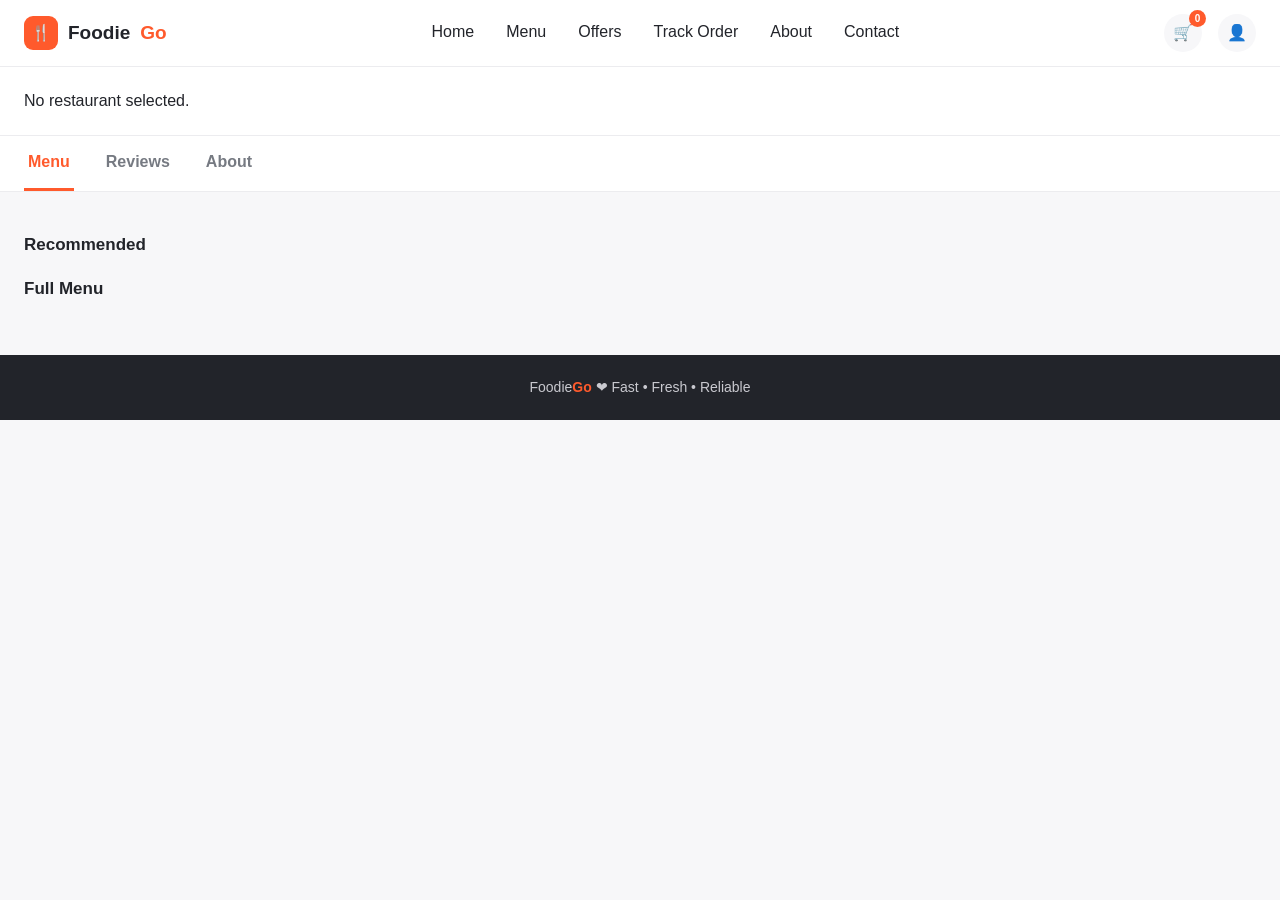
<file: frontend/restaurant.html>
<!DOCTYPE html>
<html lang="en">
<head>
<meta charset="UTF-8">
<meta name="viewport" content="width=device-width, initial-scale=1.0">
<title>Restaurant | FoodieGo</title>
<link rel="stylesheet" href="css/style.css">
</head>
<body>

<nav class="navbar">
  <a href="index.html" class="brand"><span class="logo-icon">🍴</span>Foodie<span class="go">Go</span></a>
  <div class="nav-links">
    <a href="index.html">Home</a>
    <a href="menu.html">Menu</a>
    <a href="offers.html">Offers</a>
    <a href="track-order.html">Track Order</a>
    <a href="about.html">About</a>
    <a href="contact.html">Contact</a>
  </div>
  <div class="nav-actions">
    <a href="cart.html" class="icon-btn" title="Cart">🛒<span class="cart-badge">0</span></a>
    <a href="login.html" id="nav-account-link" class="icon-btn" title="Account">👤</a>
  </div>
</nav>

<div class="rest-hero" id="restHero">
  <p style="color:var(--muted);">Loading restaurant...</p>
</div>

<div class="menu-tabs">
  <span class="active">Menu</span>
  <span>Reviews</span>
  <span>About</span>
</div>

<div class="menu-list">
  <h3 class="recommend-title">Recommended</h3>
  <div id="recommendedList"></div>
  <h3 class="recommend-title">Full Menu</h3>
  <div id="fullMenuList"></div>
</div>

<footer>
  <p>Foodie<span>Go</span> ❤ Fast &bull; Fresh &bull; Reliable</p>
</footer>

<script src="js/api.js"></script>
<script src="js/common.js"></script>
<script>
const restId = new URLSearchParams(window.location.search).get("id");
let cartMap = {}; // menuItemId -> cartItemId (so we can update quantity)

function menuRowHtml(item) {
  return `
    <div class="menu-row" id="row-${item.id}">
      <div class="info">
        <h4><span class="veg-dot"></span>${item.name}</h4>
        <div class="price">${formatMoney(item.price)}</div>
        <p class="desc">${item.description || ""}</p>
      </div>
      <div>
        <img src="${item.imageUrl}" alt="${item.name}">
        <div class="add-btn-wrap" id="btnwrap-${item.id}">
          <button class="add-btn" onclick="addItem(${item.id})">Add</button>
        </div>
      </div>
    </div>`;
}

function renderStepper(itemId, cartItemId, qty) {
  const wrap = document.getElementById(`btnwrap-${itemId}`);
  wrap.innerHTML = `
    <div class="qty-stepper">
      <button onclick="changeQty(${itemId}, ${cartItemId}, ${qty - 1})">−</button>
      <span>${qty}</span>
      <button onclick="changeQty(${itemId}, ${cartItemId}, ${qty + 1})">+</button>
    </div>`;
}

async function addItem(menuItemId) {
  if (!isLoggedIn()) { window.location.href = "login.html"; return; }
  try {
    const cartItem = await Api.addToCart(menuItemId, 1);
    cartMap[menuItemId] = cartItem.id;
    renderStepper(menuItemId, cartItem.id, cartItem.quantity);
    refreshNavCartBadge();
    showToast("Added to cart");
  } catch (e) { showToast(e.message); }
}

async function changeQty(menuItemId, cartItemId, newQty) {
  try {
    if (newQty <= 0) {
      await Api.removeCartItem(cartItemId);
      delete cartMap[menuItemId];
      document.getElementById(`btnwrap-${menuItemId}`).innerHTML = `<button class="add-btn" onclick="addItem(${menuItemId})">Add</button>`;
    } else {
      await Api.updateCartItem(cartItemId, newQty);
      renderStepper(menuItemId, cartItemId, newQty);
    }
    refreshNavCartBadge();
  } catch (e) { showToast(e.message); }
}

async function loadExistingCart() {
  if (!isLoggedIn()) return;
  try {
    const cart = await Api.getCart();
    cart.forEach(ci => { cartMap[ci.menuItem.id] = ci.id; });
    cart.forEach(ci => {
      if (document.getElementById(`btnwrap-${ci.menuItem.id}`)) {
        renderStepper(ci.menuItem.id, ci.id, ci.quantity);
      }
    });
  } catch (e) { /* ignore */ }
}

async function load() {
  if (!restId) {
    document.getElementById("restHero").innerHTML = "<p>No restaurant selected.</p>";
    return;
  }
  try {
    const r = await Api.getRestaurant(restId);
    document.getElementById("restHero").innerHTML = `
      <img src="${r.imageUrl}" alt="${r.name}">
      <div class="rest-hero-info">
        <h1>${r.name}</h1>
        <div class="meta-row">
          <span class="rating-pill">★ ${r.rating} (${r.reviewCount} reviews)</span>
          <span>🍽 ${r.cuisine}</span>
          <span>⏱ ${r.deliveryTime}</span>
        </div>
        ${r.freeDelivery ? '<span class="free-del-badge">Free Delivery</span>' : ''}
      </div>`;
    document.title = r.name + " | FoodieGo";

    const items = await Api.getRestaurantMenu(restId);
    const recommended = items.filter(i => i.recommended);
    const rest = items;
    document.getElementById("recommendedList").innerHTML = recommended.length
      ? recommended.map(menuRowHtml).join("")
      : `<p style="color:var(--muted);padding:10px 0;">No recommended items yet.</p>`;
    document.getElementById("fullMenuList").innerHTML = rest.map(menuRowHtml).join("");

    loadExistingCart();
  } catch (e) {
    document.getElementById("restHero").innerHTML = `<p style="color:var(--muted)">Could not load restaurant. (${e.message})</p>`;
  }
}
load();
</script>
</body>
</html>
</file>
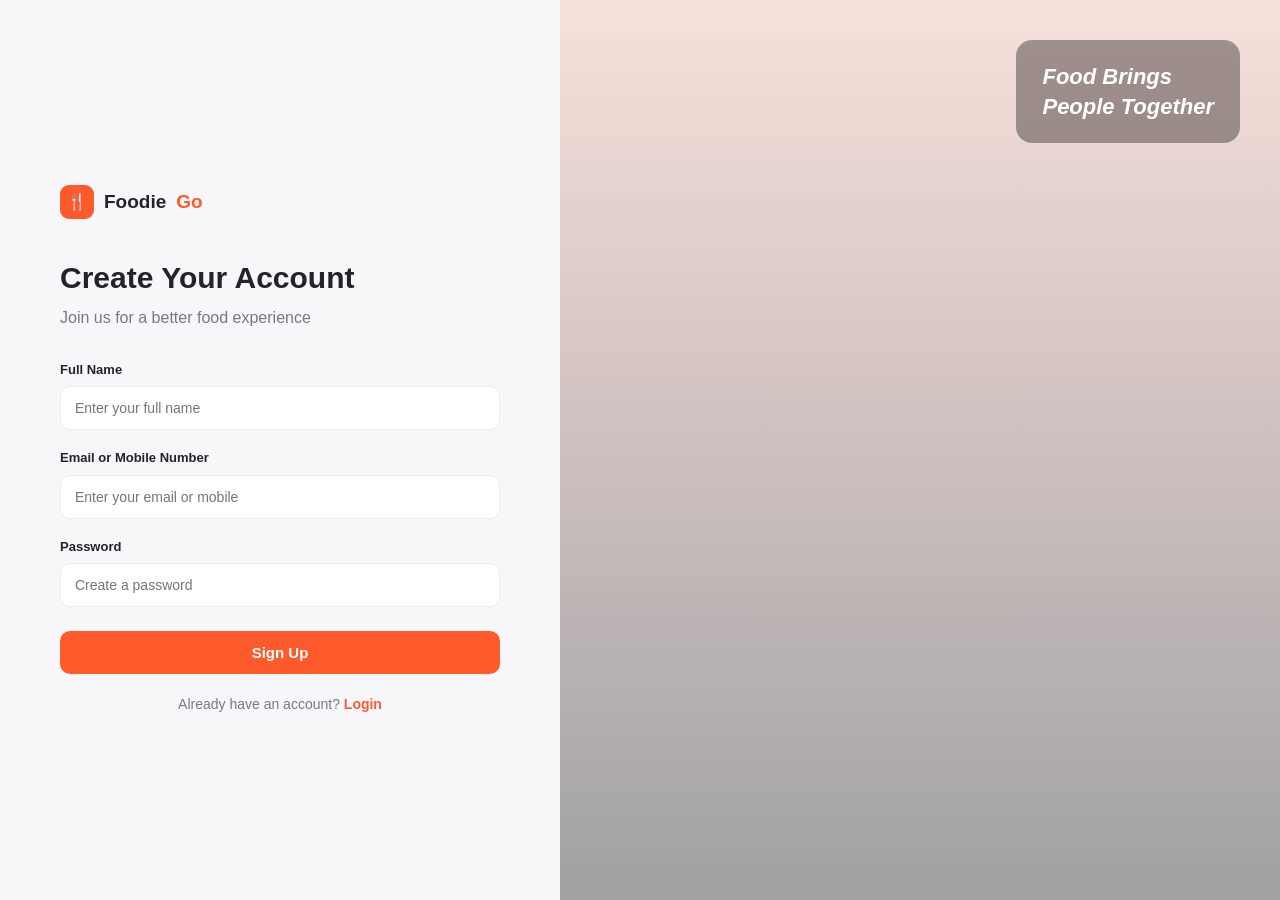
<file: frontend/signup.html>
<!DOCTYPE html>
<html lang="en">
<head>
<meta charset="UTF-8">
<meta name="viewport" content="width=device-width, initial-scale=1.0">
<title>Sign Up | FoodieGo</title>
<link rel="stylesheet" href="css/style.css">
</head>
<body>
<div class="auth-wrap">
  <div class="auth-form-side">
    <a href="index.html" class="brand" style="display:flex;align-items:center;gap:10px;font-weight:800;font-size:19px;margin-bottom:36px;">
      <span class="logo-icon" style="width:34px;height:34px;border-radius:9px;background:var(--orange);display:flex;align-items:center;justify-content:center;color:#fff;font-size:16px;">🍴</span>
      Foodie<span class="go" style="color:var(--orange);">Go</span>
    </a>
    <h1>Create Your Account</h1>
    <p class="sub">Join us for a better food experience</p>

    <form id="signupForm">
      <div class="field">
        <label>Full Name</label>
        <input type="text" id="fullName" placeholder="Enter your full name" required>
      </div>
      <div class="field">
        <label>Email or Mobile Number</label>
        <input type="text" id="email" placeholder="Enter your email or mobile" required>
      </div>
      <div class="field">
        <label>Password</label>
        <input type="password" id="password" placeholder="Create a password" minlength="6" required>
      </div>
      <button type="submit" class="btn btn-primary btn-block" style="margin-top:6px;">Sign Up</button>
    </form>

    <p class="auth-footer">Already have an account? <a href="login.html">Login</a></p>
  </div>

  <div class="auth-image-side" style="background-image:linear-gradient(rgba(255,90,44,.15),rgba(0,0,0,.35)), url('https://images.unsplash.com/photo-1414235077428-338989a2e8c0?w=1000')">
    <div class="quote">Food Brings<br>People Together</div>
  </div>
</div>

<script src="js/api.js"></script>
<script>
document.getElementById("signupForm").addEventListener("submit", async (e) => {
  e.preventDefault();
  const btn = e.target.querySelector("button");
  btn.textContent = "Creating account..."; btn.disabled = true;
  const emailVal = document.getElementById("email").value;
  try {
    const auth = await Api.signup({
      fullName: document.getElementById("fullName").value,
      email: emailVal,
      phone: emailVal,
      password: document.getElementById("password").value
    });
    localStorage.setItem("fg_token", auth.token);
    localStorage.setItem("fg_userId", auth.userId);
    localStorage.setItem("fg_name", auth.fullName);
    localStorage.setItem("fg_email", auth.email);
    window.location.href = "index.html";
  } catch (err) {
    alert(err.message);
    btn.textContent = "Sign Up"; btn.disabled = false;
  }
});
</script>
</body>
</html>
</file>
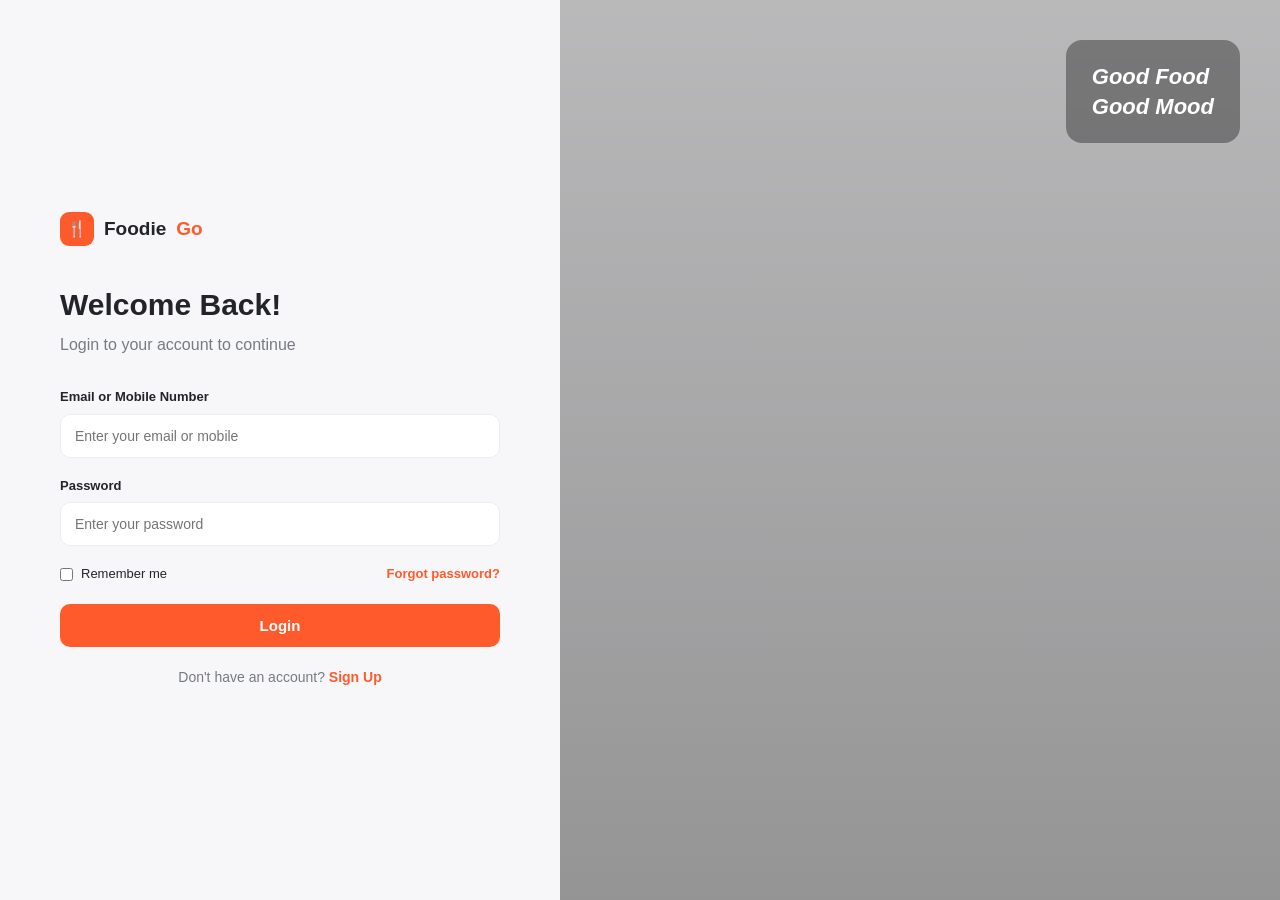
<file: frontend/track-order.html>
<!DOCTYPE html>
<html lang="en">
<head>
<meta charset="UTF-8">
<meta name="viewport" content="width=device-width, initial-scale=1.0">
<title>Track Order | FoodieGo</title>
<link rel="stylesheet" href="css/style.css">
</head>
<body>

<nav class="navbar">
  <a href="index.html" class="brand"><span class="logo-icon">🍴</span>Foodie<span class="go">Go</span></a>
  <div class="nav-links">
    <a href="index.html">Home</a>
    <a href="menu.html">Menu</a>
    <a href="offers.html">Offers</a>
    <a href="track-order.html" class="active">Track Order</a>
    <a href="about.html">About</a>
    <a href="contact.html">Contact</a>
  </div>
  <div class="nav-actions">
    <a href="cart.html" class="icon-btn" title="Cart">🛒<span class="cart-badge">0</span></a>
    <a href="login.html" id="nav-account-link" class="icon-btn" title="Account">👤</a>
  </div>
</nav>

<div class="tracking-wrap">
  <div class="tracking-card" id="trackingCard">
    <p style="color:var(--muted)">Loading order...</p>
  </div>
</div>

<footer>
  <p>Foodie<span>Go</span> ❤ Fast &bull; Fresh &bull; Reliable</p>
</footer>

<script src="js/api.js"></script>
<script src="js/common.js"></script>
<script>
if (!requireLogin()) { /* redirected */ }
const orderId = new URLSearchParams(window.location.search).get("id");
const steps = ["PLACED","PREPARING","OUT_FOR_DELIVERY","DELIVERED"];
const stepLabels = ["Order Placed","Preparing","Out for Delivery","Delivered"];

function fmtTime(iso) {
  if (!iso) return "--:--";
  const d = new Date(iso);
  return d.toLocaleTimeString([], {hour:'2-digit', minute:'2-digit'});
}

async function loadOrder() {
  const card = document.getElementById("trackingCard");
  if (!orderId) {
    try {
      const history = await Api.getOrderHistory();
      if (history.length) { window.location.href = `track-order.html?id=${history[0].id}`; return; }
    } catch (e) {}
    card.innerHTML = `<div class="empty-state"><div class="big-ic">📦</div><p>No active order found. <a href="menu.html" style="color:var(--orange)">Order something delicious!</a></p></div>`;
    return;
  }
  try {
    const order = await Api.trackOrder(orderId);
    const currentIdx = steps.indexOf(order.status);
    card.innerHTML = `
      <h2>Track Your Order</h2>
      <p style="color:var(--muted);font-size:14px;margin-top:6px;">Order ID: #FG${String(order.id).padStart(6,'0')}</p>

      <div class="progress-track">
        ${steps.map((s, i) => `
          <div class="progress-step ${i <= currentIdx ? 'done' : ''}">
            <div class="line"></div>
            <div class="dot">${i <= currentIdx ? '✓' : i+1}</div>
            <h5>${stepLabels[i]}</h5>
            <small>${
              i === 0 ? fmtTime(order.placedAt) :
              i === 1 ? fmtTime(order.preparingAt) :
              i === 2 ? fmtTime(order.outForDeliveryAt) :
              fmtTime(order.deliveredAt)
            }</small>
          </div>`).join("")}
      </div>

      <div class="map-box">🗺 Live map preview &mdash; delivery partner en route</div>

      <div class="partner-row">
        <div class="avatar">${initials(order.deliveryPartnerName)}</div>
        <div>
          <div style="font-weight:700;">${order.deliveryPartnerName}</div>
          <div style="font-size:12.5px;color:var(--muted);">${order.deliveryPartnerPhone}</div>
        </div>
        <div style="margin-left:auto;font-weight:700;">${formatMoney(order.totalPayable)}</div>
      </div>

      <div style="margin-top:16px;font-size:13px;color:var(--muted);">
        ${order.items.length} item(s) &bull; Paid via ${order.paymentMethod}
      </div>
    `;
  } catch (e) {
    card.innerHTML = `<p style="color:var(--muted)">${e.message}</p>`;
  }
}
loadOrder();
setInterval(loadOrder, 15000);
</script>
</body>
</html>
</file>
<file: frontend/css/style.css>
/* ===================== FoodieGo Design System ===================== */
:root{
  --orange:#FF5A2C;
  --orange-dark:#E6491E;
  --dark:#22242A;
  --dark-2:#2C2E35;
  --text:#22242A;
  --muted:#767A82;
  --light-bg:#F7F7F9;
  --card-bg:#FFFFFF;
  --green:#2FAE60;
  --yellow:#FFC233;
  --red:#FF4757;
  --border:#ECECEF;
  --radius:14px;
  --shadow:0 4px 18px rgba(20,20,30,0.06);
  --shadow-lg:0 10px 30px rgba(20,20,30,0.12);
}
*{box-sizing:border-box;margin:0;padding:0;}
html{scroll-behavior:smooth;}
body{
  font-family:'Poppins','Segoe UI',Arial,sans-serif;
  background:var(--light-bg);
  color:var(--text);
  line-height:1.5;
  -webkit-font-smoothing:antialiased;
}
a{text-decoration:none;color:inherit;}
ul{list-style:none;}
img{max-width:100%;display:block;}
button{font-family:inherit;cursor:pointer;border:none;background:none;}
input,select,textarea{font-family:inherit;}
.container{max-width:1280px;margin:0 auto;padding:0 24px;}

/* ---------- Buttons ---------- */
.btn{
  display:inline-flex;align-items:center;justify-content:center;gap:8px;
  padding:13px 22px;border-radius:10px;font-weight:600;font-size:15px;
  transition:all .2s ease;
}
.btn-primary{background:var(--orange);color:#fff;}
.btn-primary:hover{background:var(--orange-dark);transform:translateY(-1px);}
.btn-block{width:100%;}
.btn-outline{border:1.5px solid var(--border);color:var(--text);background:#fff;}
.btn-outline:hover{border-color:var(--orange);color:var(--orange);}
.btn-dark{background:var(--dark);color:#fff;}
.btn-dark:hover{background:#000;}
.btn-sm{padding:8px 16px;font-size:13px;border-radius:8px;}

/* ---------- Top Header ---------- */
.topbar{
  background:var(--dark);color:#fff;
  display:flex;align-items:center;justify-content:space-between;
  padding:14px 24px;flex-wrap:wrap;gap:10px;
}
.topbar .brand{display:flex;align-items:center;gap:12px;font-size:22px;font-weight:800;}
.topbar .brand .logo-icon{
  width:42px;height:42px;border-radius:12px;background:var(--orange);
  display:flex;align-items:center;justify-content:center;font-size:20px;
}
.topbar .brand span.go{color:var(--orange);}
.topbar .tagline{font-size:13px;color:#cfcfd6;font-style:italic;text-align:right;}
.topbar .divider{width:1px;height:34px;background:#44454c;margin:0 6px;}
.topbar .subtitle{font-size:16px;color:#e7e7ea;font-weight:500;}

/* ---------- Nav Bar ---------- */
.navbar{
  background:#fff;border-bottom:1px solid var(--border);
  display:flex;align-items:center;justify-content:space-between;
  padding:14px 24px;flex-wrap:wrap;gap:14px;position:sticky;top:0;z-index:50;
}
.navbar .brand{display:flex;align-items:center;gap:10px;font-weight:800;font-size:19px;color:var(--dark);}
.navbar .brand .logo-icon{
  width:34px;height:34px;border-radius:9px;background:var(--orange);
  display:flex;align-items:center;justify-content:center;color:#fff;font-size:16px;
}
.navbar .brand span.go{color:var(--orange);}
.nav-links{display:flex;gap:28px;font-weight:500;color:var(--text);}
.nav-links a{padding:6px 2px;border-bottom:2px solid transparent;transition:.2s;}
.nav-links a:hover,.nav-links a.active{color:var(--orange);border-color:var(--orange);}
.nav-search{
  display:flex;align-items:center;gap:8px;background:var(--light-bg);
  border-radius:10px;padding:9px 14px;min-width:220px;
}
.nav-search input{background:none;border:none;outline:none;width:100%;font-size:14px;}
.nav-actions{display:flex;align-items:center;gap:16px;}
.icon-btn{
  width:38px;height:38px;border-radius:50%;background:var(--light-bg);
  display:flex;align-items:center;justify-content:center;font-size:16px;position:relative;
}
.cart-badge{
  position:absolute;top:-4px;right:-4px;background:var(--orange);color:#fff;
  font-size:10px;font-weight:700;border-radius:50%;width:17px;height:17px;
  display:flex;align-items:center;justify-content:center;
}

/* ---------- Hero (Home) ---------- */
.hero{
  position:relative;min-height:420px;display:flex;align-items:center;
  background:linear-gradient(90deg,rgba(20,20,25,.88),rgba(20,20,25,.55)),
             url('https://images.unsplash.com/photo-1504674900247-0877df9cc836?w=1400') center/cover;
  color:#fff;
}
.hero-content{padding:60px 24px;max-width:640px;}
.hero-content h1{font-size:44px;font-weight:800;line-height:1.15;margin-bottom:16px;}
.hero-content p{font-size:16px;color:#e4e4e8;margin-bottom:26px;}
.hero-search{
  display:flex;background:#fff;border-radius:12px;overflow:hidden;max-width:480px;box-shadow:var(--shadow-lg);
}
.hero-search input{flex:1;border:none;outline:none;padding:16px 18px;font-size:14px;color:var(--text);}
.hero-search button{background:var(--orange);color:#fff;padding:0 26px;font-weight:600;}

.perks-strip{background:#fff;border-bottom:1px solid var(--border);}
.perks{display:flex;gap:40px;padding:22px 24px;flex-wrap:wrap;}
.perk{display:flex;align-items:center;gap:12px;}
.perk .ic{width:42px;height:42px;border-radius:50%;background:#FFF1EC;display:flex;align-items:center;justify-content:center;font-size:20px;}
.perk h4{font-size:14px;}
.perk p{font-size:12px;color:var(--muted);}

.section{padding:44px 24px;}
.section h2{font-size:24px;font-weight:700;margin-bottom:22px;}
.cats-row{display:flex;gap:26px;flex-wrap:wrap;}
.cat-pill{
  display:flex;flex-direction:column;align-items:center;gap:10px;width:88px;
  transition:.2s;
}
.cat-pill:hover{transform:translateY(-4px);}
.cat-pill .circle{
  width:72px;height:72px;border-radius:50%;background:#fff;border:1px solid var(--border);
  display:flex;align-items:center;justify-content:center;font-size:30px;box-shadow:var(--shadow);
}
.cat-pill span{font-size:13px;font-weight:600;text-align:center;}

/* ---------- Auth Pages ---------- */
.auth-wrap{display:flex;min-height:100vh;}
.auth-form-side{flex:1;display:flex;flex-direction:column;justify-content:center;padding:50px 60px;max-width:560px;}
.auth-image-side{
  flex:1;position:relative;background-size:cover;background-position:center;
  display:flex;align-items:flex-start;justify-content:flex-end;padding:40px;
}
.auth-image-side .quote{
  background:rgba(0,0,0,.35);backdrop-filter:blur(2px);color:#fff;padding:22px 26px;
  border-radius:16px;font-size:22px;font-style:italic;font-weight:600;max-width:260px;line-height:1.35;
}
.auth-form-side h1{font-size:30px;font-weight:800;margin-bottom:6px;}
.auth-form-side p.sub{color:var(--muted);margin-bottom:30px;}
.field{margin-bottom:18px;}
.field label{display:block;font-size:13px;font-weight:600;margin-bottom:7px;}
.field input{
  width:100%;padding:13px 14px;border:1.5px solid var(--border);border-radius:10px;
  font-size:14px;outline:none;transition:.2s;
}
.field input:focus{border-color:var(--orange);}
.field-row{display:flex;justify-content:space-between;align-items:center;font-size:13px;margin-bottom:20px;}
.field-row a{color:var(--orange);font-weight:600;}
.auth-footer{text-align:center;margin-top:20px;font-size:14px;color:var(--muted);}
.auth-footer a{color:var(--orange);font-weight:700;}
.checkbox-row{display:flex;align-items:center;gap:8px;font-size:13px;}

/* ---------- Browse / Menu Page ---------- */
.browse-layout{display:flex;gap:26px;padding:26px 24px;align-items:flex-start;}
.sidebar{
  width:220px;background:#fff;border-radius:var(--radius);padding:18px;box-shadow:var(--shadow);
  position:sticky;top:90px;flex-shrink:0;
}
.sidebar h4{font-size:13px;color:var(--muted);text-transform:uppercase;margin-bottom:14px;letter-spacing:.5px;}
.cat-item{
  display:flex;align-items:center;gap:10px;padding:11px 10px;border-radius:9px;font-size:14px;font-weight:500;
  cursor:pointer;transition:.15s;
}
.cat-item:hover{background:var(--light-bg);}
.cat-item.active{background:#FFF1EC;color:var(--orange);font-weight:700;}
.browse-main{flex:1;min-width:0;}
.browse-main-header{display:flex;justify-content:space-between;align-items:center;margin-bottom:20px;flex-wrap:wrap;gap:12px;}
.browse-main-header h2{font-size:20px;font-weight:700;}
.search-box{display:flex;align-items:center;gap:8px;background:#fff;border:1px solid var(--border);border-radius:10px;padding:9px 14px;min-width:240px;}
.search-box input{border:none;outline:none;flex:1;font-size:14px;}

.cards-grid{display:grid;grid-template-columns:repeat(auto-fill,minmax(230px,1fr));gap:20px;}
.rest-card,.item-card{
  background:#fff;border-radius:var(--radius);overflow:hidden;box-shadow:var(--shadow);
  transition:.2s;cursor:pointer;
}
.rest-card:hover,.item-card:hover{transform:translateY(-4px);box-shadow:var(--shadow-lg);}
.rest-card img,.item-card img{width:100%;height:140px;object-fit:cover;}
.rest-card .body,.item-card .body{padding:14px;}
.rest-card h3,.item-card h3{font-size:15px;margin-bottom:4px;}
.rest-card .meta,.item-card .meta{font-size:12px;color:var(--muted);margin-bottom:8px;}
.rating-pill{
  display:inline-flex;align-items:center;gap:4px;background:#E9F9EF;color:var(--green);
  padding:2px 8px;border-radius:6px;font-size:12px;font-weight:700;
}
.free-del-badge{display:inline-block;background:#E9F9EF;color:var(--green);font-size:11px;font-weight:700;padding:3px 8px;border-radius:6px;margin:6px 0;}
.card-footer{display:flex;justify-content:space-between;align-items:center;margin-top:8px;}
.price-tag{font-weight:700;font-size:14px;}

/* ---------- Restaurant Detail Page ---------- */
.rest-hero{display:flex;gap:22px;padding:22px 24px;background:#fff;border-bottom:1px solid var(--border);flex-wrap:wrap;}
.rest-hero img{width:260px;height:180px;object-fit:cover;border-radius:var(--radius);}
.rest-hero-info h1{font-size:26px;font-weight:800;margin-bottom:8px;}
.rest-hero-info .meta-row{display:flex;gap:16px;align-items:center;color:var(--muted);font-size:14px;margin-bottom:10px;flex-wrap:wrap;}
.menu-tabs{display:flex;gap:28px;padding:0 24px;border-bottom:1px solid var(--border);background:#fff;font-weight:600;color:var(--muted);}
.menu-tabs span{padding:14px 4px;border-bottom:3px solid transparent;cursor:pointer;}
.menu-tabs span.active{color:var(--orange);border-color:var(--orange);}
.menu-list{padding:22px 24px;max-width:900px;}
.menu-list h3.recommend-title{font-size:17px;margin:18px 0 12px;}
.menu-row{
  display:flex;justify-content:space-between;align-items:center;gap:16px;
  padding:18px 0;border-bottom:1px solid var(--border);
}
.menu-row .info{flex:1;}
.menu-row .veg-dot{width:14px;height:14px;border:1.5px solid var(--green);border-radius:3px;display:inline-flex;align-items:center;justify-content:center;margin-right:6px;}
.menu-row .veg-dot::after{content:'';width:7px;height:7px;background:var(--green);border-radius:50%;}
.menu-row h4{font-size:15px;margin-bottom:4px;}
.menu-row .price{font-weight:700;font-size:14px;margin:6px 0;}
.menu-row p.desc{font-size:12.5px;color:var(--muted);max-width:380px;}
.menu-row img{width:96px;height:96px;object-fit:cover;border-radius:10px;}
.add-btn-wrap{position:relative;margin-top:8px;}
.add-btn{
  border:1.5px solid var(--orange);color:var(--orange);background:#fff;
  padding:7px 22px;border-radius:8px;font-weight:700;font-size:13px;
}
.add-btn.added{background:var(--orange);color:#fff;}
.qty-stepper{
  display:flex;align-items:center;gap:10px;border:1.5px solid var(--orange);border-radius:8px;
  padding:5px 10px;background:var(--orange);color:#fff;font-weight:700;
}
.qty-stepper button{color:#fff;font-size:16px;width:18px;}

/* ---------- Cart Page ---------- */
.cart-layout{display:grid;grid-template-columns:1.6fr 1fr;gap:26px;padding:26px 24px;align-items:start;}
.cart-items-card{background:#fff;border-radius:var(--radius);box-shadow:var(--shadow);padding:20px;}
.cart-items-card h2{font-size:19px;margin-bottom:18px;}
.cart-line{display:flex;gap:14px;align-items:center;padding:16px 0;border-bottom:1px solid var(--border);}
.cart-line img{width:64px;height:64px;object-fit:cover;border-radius:10px;}
.cart-line .info{flex:1;}
.cart-line .info h4{font-size:14.5px;margin-bottom:4px;}
.cart-line .info .price{color:var(--muted);font-size:13px;}
.cart-line .stepper{display:flex;align-items:center;gap:10px;border:1px solid var(--border);border-radius:8px;padding:5px 10px;}
.cart-line .remove{color:var(--red);font-size:16px;margin-left:8px;}
.summary-card{background:#fff;border-radius:var(--radius);box-shadow:var(--shadow);padding:20px;position:sticky;top:90px;}
.summary-card h3{font-size:16px;margin-bottom:16px;}
.summary-row{display:flex;justify-content:space-between;font-size:14px;color:var(--muted);margin-bottom:10px;}
.summary-row.total{color:var(--text);font-weight:700;font-size:16px;border-top:1px dashed var(--border);padding-top:12px;margin-top:6px;}
.continue-link{display:inline-block;margin-top:16px;color:var(--orange);font-weight:600;font-size:14px;}

/* ---------- Checkout Page ---------- */
.checkout-layout{display:grid;grid-template-columns:1.6fr 1fr;gap:26px;padding:26px 24px;align-items:start;}
.checkout-card{background:#fff;border-radius:var(--radius);box-shadow:var(--shadow);padding:20px;margin-bottom:20px;}
.checkout-card h3{font-size:16px;margin-bottom:14px;display:flex;justify-content:space-between;align-items:center;}
.address-box{display:flex;justify-content:space-between;align-items:flex-start;font-size:14px;color:var(--muted);}
.address-box .addr-title{color:var(--text);font-weight:600;display:flex;align-items:center;gap:6px;margin-bottom:6px;}
.pay-option{display:flex;align-items:center;gap:12px;padding:13px 0;border-bottom:1px solid var(--border);font-size:14.5px;font-weight:500;cursor:pointer;}
.pay-option:last-child{border-bottom:none;}
.pay-option input{width:17px;height:17px;accent-color:var(--orange);}

/* ---------- Order Tracking ---------- */
.tracking-wrap{padding:26px 24px;max-width:760px;margin:0 auto;}
.tracking-card{background:#fff;border-radius:var(--radius);box-shadow:var(--shadow);padding:26px;}
.progress-track{display:flex;align-items:center;margin:34px 0;}
.progress-step{flex:1;text-align:center;position:relative;}
.progress-step .dot{
  width:34px;height:34px;border-radius:50%;background:var(--border);color:#fff;
  display:flex;align-items:center;justify-content:center;margin:0 auto 8px;font-size:15px;font-weight:700;
  position:relative;z-index:2;
}
.progress-step.done .dot{background:var(--orange);}
.progress-step .line{position:absolute;top:17px;left:-50%;width:100%;height:3px;background:var(--border);z-index:1;}
.progress-step.done .line{background:var(--orange);}
.progress-step:first-child .line{display:none;}
.progress-step h5{font-size:12.5px;font-weight:700;}
.progress-step small{font-size:11px;color:var(--muted);}
.map-box{
  height:220px;border-radius:12px;margin-top:16px;
  background:linear-gradient(135deg,#eef2f6,#e2e8f0);
  display:flex;align-items:center;justify-content:center;color:var(--muted);font-size:13px;position:relative;overflow:hidden;
}
.partner-row{display:flex;align-items:center;gap:12px;padding:16px;border-top:1px solid var(--border);margin-top:14px;}
.partner-row .avatar{width:44px;height:44px;border-radius:50%;background:var(--orange);color:#fff;display:flex;align-items:center;justify-content:center;font-weight:700;}

/* ---------- Profile Page ---------- */
.profile-layout{display:grid;grid-template-columns:260px 1fr;gap:24px;padding:26px 24px;}
.profile-side{background:#fff;border-radius:var(--radius);box-shadow:var(--shadow);padding:20px;}
.profile-side .avatar-big{width:64px;height:64px;border-radius:50%;background:var(--orange);color:#fff;display:flex;align-items:center;justify-content:center;font-size:24px;font-weight:700;margin-bottom:10px;}
.profile-nav-item{display:flex;align-items:center;gap:10px;padding:12px 10px;border-radius:9px;font-weight:500;font-size:14px;color:var(--text);cursor:pointer;}
.profile-nav-item:hover{background:var(--light-bg);}
.profile-nav-item.active{background:#FFF1EC;color:var(--orange);font-weight:700;}
.profile-card{background:#fff;border-radius:var(--radius);box-shadow:var(--shadow);padding:22px;margin-bottom:20px;}
.profile-card h3{font-size:16px;margin-bottom:16px;}
.addr-item{display:flex;justify-content:space-between;padding:14px 0;border-bottom:1px solid var(--border);font-size:14px;}
.addr-item:last-child{border-bottom:none;}
.addr-item .label{font-weight:700;margin-bottom:4px;}

/* ---------- Offers Page ---------- */
.offers-grid{display:grid;grid-template-columns:repeat(auto-fill,minmax(260px,1fr));gap:20px;padding:26px 24px;}
.offer-card{
  border-radius:var(--radius);padding:22px;color:#fff;position:relative;overflow:hidden;min-height:150px;
  display:flex;flex-direction:column;justify-content:space-between;
}
.offer-card.red{background:linear-gradient(135deg,#FF6B6B,#EE4141);}
.offer-card.yellow{background:linear-gradient(135deg,#FFC233,#FFA800);}
.offer-card.green{background:linear-gradient(135deg,#34D18C,#1FAE6D);}
.offer-card h3{font-size:20px;font-weight:800;margin-bottom:6px;}
.offer-card p{font-size:13px;opacity:.95;margin-bottom:14px;}
.offer-card .code-btn{align-self:flex-start;background:rgba(255,255,255,.25);padding:7px 16px;border-radius:8px;font-weight:700;font-size:12px;}

/* ---------- About Page ---------- */
.about-hero{display:flex;gap:30px;align-items:center;padding:40px 24px;flex-wrap:wrap;}
.about-hero img{flex:1;min-width:280px;border-radius:var(--radius);height:300px;object-fit:cover;}
.about-hero .txt{flex:1;min-width:280px;}
.about-hero h2{font-size:28px;font-weight:800;margin-bottom:14px;}
.value-cards{display:grid;grid-template-columns:repeat(auto-fit,minmax(200px,1fr));gap:20px;padding:0 24px 40px;}
.value-card{background:#fff;border-radius:var(--radius);box-shadow:var(--shadow);padding:24px;text-align:center;}
.value-card .ic{font-size:28px;margin-bottom:10px;}

/* ---------- Contact Page ---------- */
.contact-layout{display:grid;grid-template-columns:1fr 1.3fr;gap:26px;padding:26px 24px;}
.contact-info-card{background:#fff;border-radius:var(--radius);box-shadow:var(--shadow);padding:24px;}
.contact-info-row{display:flex;gap:14px;align-items:flex-start;margin-bottom:22px;}
.contact-info-row .ic{width:40px;height:40px;border-radius:50%;background:#FFF1EC;color:var(--orange);display:flex;align-items:center;justify-content:center;font-size:17px;flex-shrink:0;}
.contact-form-card{background:#fff;border-radius:var(--radius);box-shadow:var(--shadow);padding:24px;}

/* ---------- Footer ---------- */
footer{background:var(--dark);color:#c9c9cf;text-align:center;padding:22px;font-size:14px;margin-top:20px;}
footer span{color:var(--orange);font-weight:700;}

/* ---------- Toast ---------- */
.toast{
  position:fixed;bottom:26px;left:50%;transform:translateX(-50%) translateY(20px);
  background:var(--dark);color:#fff;padding:13px 22px;border-radius:10px;font-size:14px;font-weight:500;
  opacity:0;pointer-events:none;transition:.25s;z-index:999;box-shadow:var(--shadow-lg);
}
.toast.show{opacity:1;transform:translateX(-50%) translateY(0);}

/* ---------- Misc ---------- */
.empty-state{text-align:center;padding:60px 20px;color:var(--muted);}
.empty-state .big-ic{font-size:48px;margin-bottom:14px;}
.badge-freedel{display:inline-block;background:#E9F9EF;color:var(--green);font-size:11px;font-weight:700;padding:3px 8px;border-radius:6px;}

/* ---------- Responsive ---------- */
@media (max-width: 900px){
  .browse-layout,.cart-layout,.checkout-layout,.profile-layout,.contact-layout{grid-template-columns:1fr;display:flex;flex-direction:column;}
  .sidebar{position:static;width:100%;}
  .auth-wrap{flex-direction:column;}
  .auth-image-side{min-height:220px;}
  .hero-content h1{font-size:32px;}
  .nav-links{display:none;}
  .rest-hero img{width:100%;height:200px;}
}
@media (max-width: 560px){
  .cats-row{gap:14px;justify-content:space-between;}
  .cat-pill{width:70px;}
  .cat-pill .circle{width:58px;height:58px;font-size:24px;}
  .menu-row{flex-wrap:wrap;}
  .menu-row img{order:-1;width:100%;height:150px;}
}
</file>
